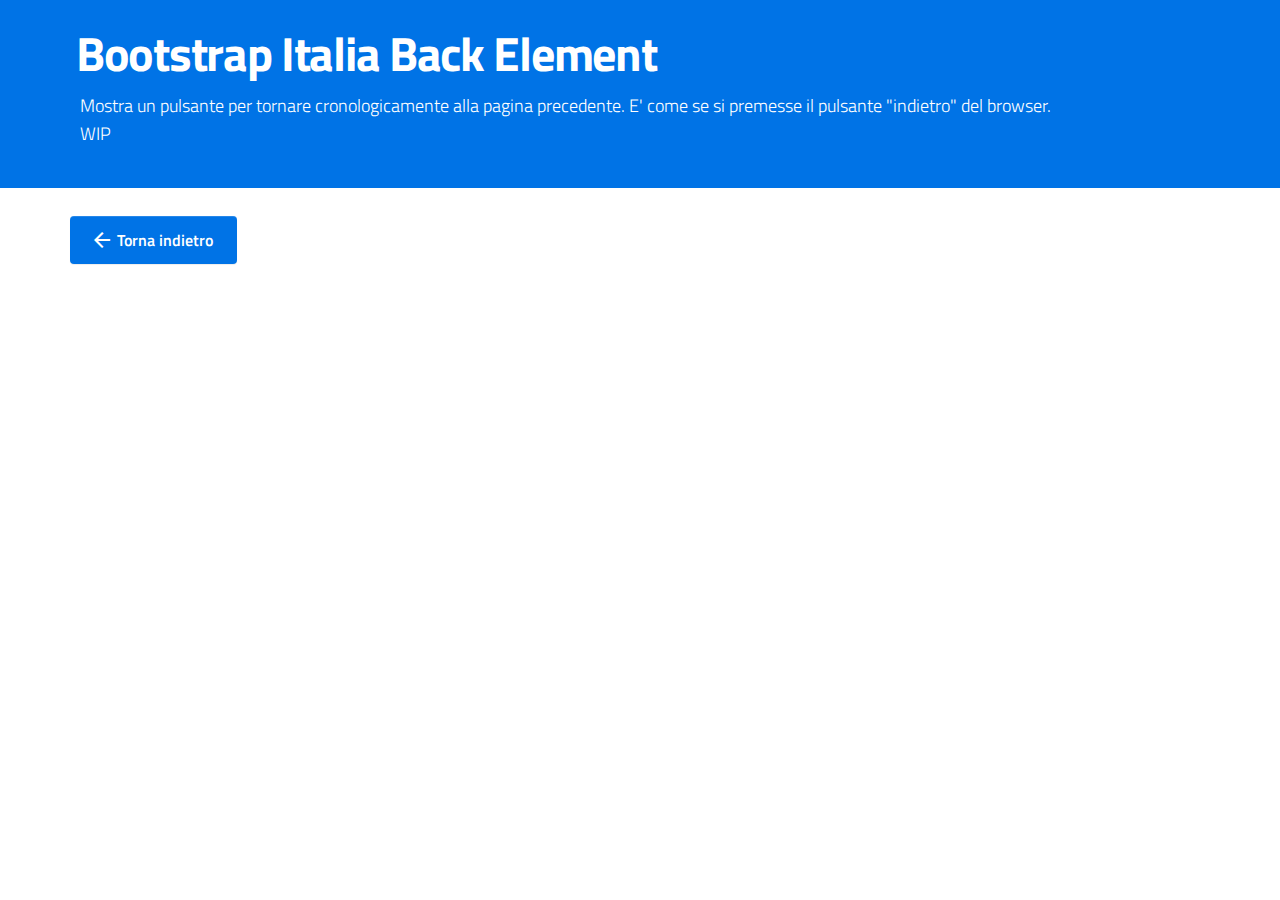
<file: back/index.html>
<!doctype html>
<html lang="en">
  <head>
    <!-- Required meta tags -->
    <meta charset="utf-8">
    <meta name="viewport" content="width=device-width, initial-scale=1, shrink-to-fit=no">

    <!-- Bootstrap Italia CSS -->
    <link rel="stylesheet" href="css/bootstrap-italia.min.css">
      <link rel="stylesheet" href="css/italia-icon-font.css">

    <title>Hello, world!</title>
  </head>
  <body>
    
      <header class="bg-primary">
      <div class="container text-white pt-4 pb-4">
        <h1>Bootstrap Italia Back Element</h1>
        <p class="m-0 ml-1">Mostra un pulsante per tornare cronologicamente alla pagina precedente. E' come se si premesse il pulsante "indietro" del browser.</p>
        <p class="ml-1 mb-3">WIP</p>
      </div>
    </header>
      
      <br />
      
      <div class="container">
          <div class="row">
              <button class="btn btn-primary" onclick="goBack()"><i class="it-arrow-left"></i> Torna indietro</button>
          </div>
      </div>
      
    <!-- Bootstrap Italia JS -->
    <script src="js/bootstrap-italia.bundle.min.js"></script>
      <script src="js/back.js"></script>
  </body>
</html>
</file>
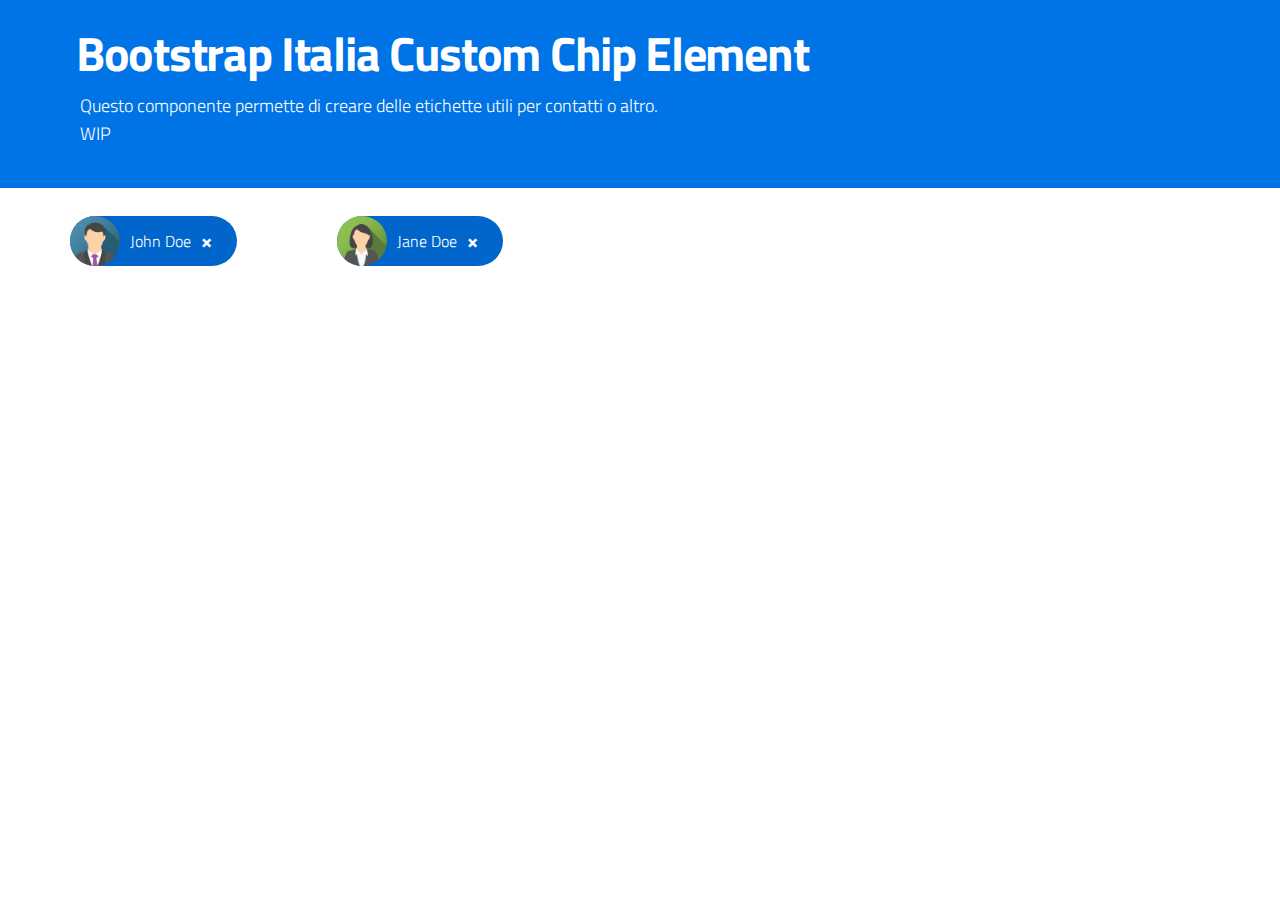
<file: chips/index.html>
<!doctype html>
<html lang="en">
  <head>
    <!-- Required meta tags -->
    <meta charset="utf-8">
    <meta name="viewport" content="width=device-width, initial-scale=1, shrink-to-fit=no">

    <!-- Bootstrap Italia CSS -->
    <link rel="stylesheet" href="css/bootstrap-italia.min.css">
      <link rel="stylesheet" href="css/chip.css">

    <title>Hello, world!</title>
  </head>
  <body>
    
      <header class="bg-primary">
      <div class="container text-white pt-4 pb-4">
        <h1>Bootstrap Italia Custom Chip Element</h1>
        <p class="m-0 ml-1">Questo componente permette di creare delle etichette utili per contatti o altro.</p>
        <p class="ml-1 mb-3">WIP</p>
      </div>
    </header>
      
      <br />
      
      <div class="container">
          <div class="row">
              <div class="chip">
  <img src="img/img_avatar.png" alt="Person" width="96" height="96">
  John Doe
                  <span class="closebtn" onclick="this.parentElement.style.display='none'">&times;</span>
</div>
              
              <div style="width: 100px;"></div>
              
              <div class="chip">
  <img src="img/img_avatar2.png" alt="Person" width="96" height="96">
  Jane Doe
                  <span class="closebtn" onclick="this.parentElement.style.display='none'">&times;</span>
</div>
          </div>
      </div>

    <!-- Bootstrap Italia JS -->
    <script src="js/bootstrap-italia.bundle.min.js"></script>
  </body>
</html>
</file>
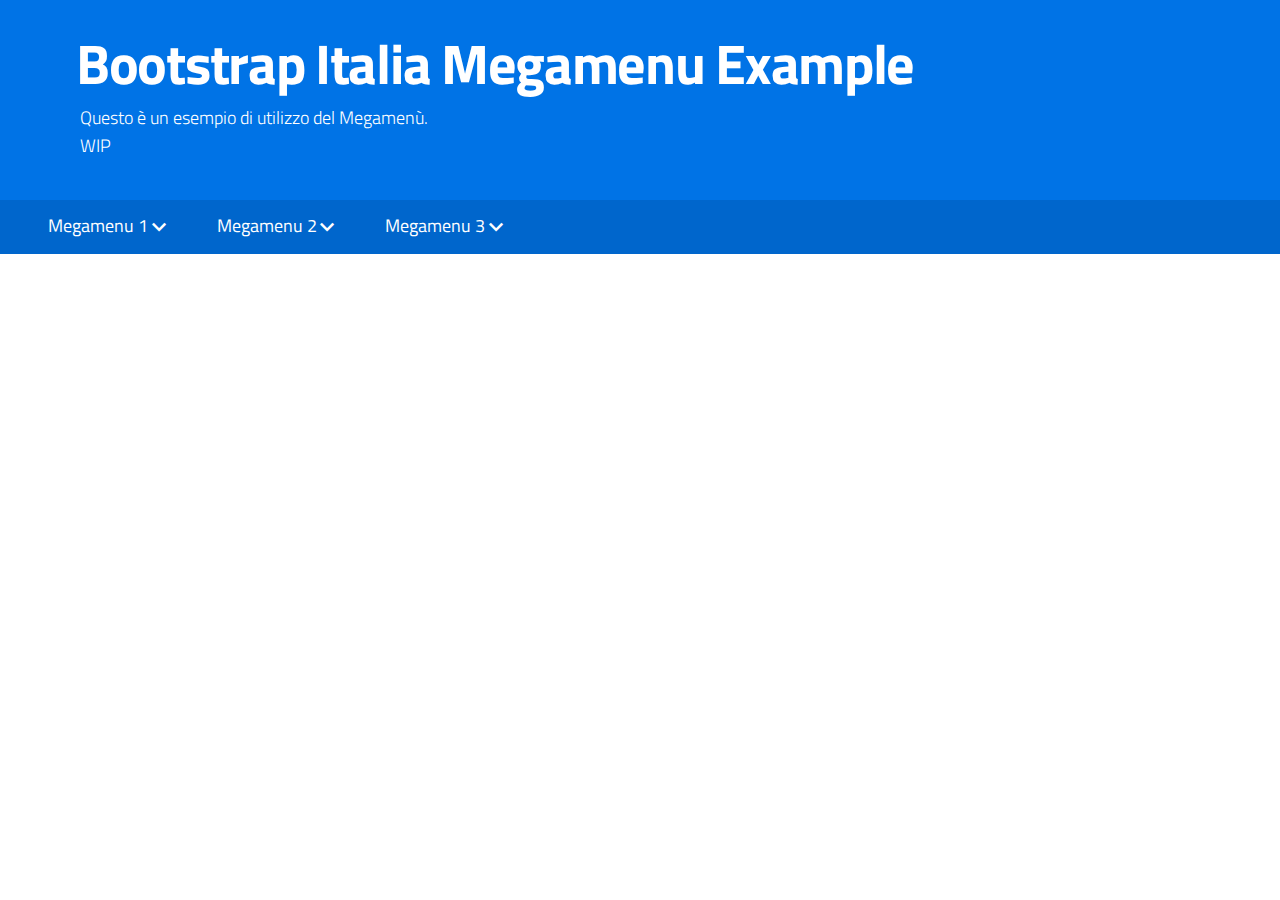
<file: megamenu/index.html>
<!doctype html>
<html lang="en">
  <head>
    <!-- Meta tags richiesti -->
    <meta charset="utf-8">
    <meta name="viewport" content="width=device-width, initial-scale=1, shrink-to-fit=no">

    <!-- Bootstrap Italia CSS -->
    <link rel="stylesheet" href="css/bootstrap-italia.min.css">
      <link rel="stylesheet" href="css/italia-icon-font.css">

    <title>Hello, world!</title>
  </head>
  <body>
      
      <header class="bg-primary">
      <div class="container text-white pt-4 pb-4">
        <h1 class="display-1 display-1 mb-0">Bootstrap Italia Megamenu Example</h1>
        <p class="m-0 ml-1">Questo è un esempio di utilizzo del Megamenù.</p>
        <p class="ml-1 mb-3">WIP</p>
      </div>
    </header>
      
      <nav class="navbar navbar-expand-lg megamenu"><span></span>
  <button class="custom-navbar-toggler" type="button" aria-controls="navbarNavC" aria-expanded="false" aria-label="Toggle navigation" data-target="#navbarNavC"><span class="it-list"></span>
  </button>
  <div class="navbar-collapsable" id="navbarNavC">
    <div class="close-div">
      <button class="btn close-menu" type="button"><span class="it-close"></span>close
      </button>
    </div>
    <div class="menu-wrapper">
      <ul class="navbar-nav">
        <li class="nav-item dropdown"><a class="nav-link dropdown-toggle" href="#" data-toggle="dropdown" aria-expanded="false"><span>Megamenu 1</span></a>
          <div class="dropdown-menu">
            <div class="link-list-wrapper">
              <ul class="link-list">
                <li>
                  <div class="container">
                      <div class="row">
                          <div class="col-4">
                              <p><a href="#"><h3 id="megamenu-content-1">Megamenu content 1</h3></a></p>
                              <p><a href="#">Lorem Ipsum</a></p>
                              <p>Lorem ipsum dolor sit amet, consectetur adipiscing elit. Aenean purus lacus, maximus a dolor vel, ornare rhoncus tortor. Etiam sed nisl ut felis tincidunt consequat.</p>
                          </div>
                          <div class="col-4">
                              <p><a href="#"><h3 id="megamenu-content-1">Megamenu content 1</h3></a></p>
                              <p><a href="#">Lorem Ipsum</a></p>
                              <p>Lorem ipsum dolor sit amet, consectetur adipiscing elit. Aenean purus lacus, maximus a dolor vel, ornare rhoncus tortor. Etiam sed nisl ut felis tincidunt consequat.</p>
                          </div>
                          <div class="col-4">
                              <p><a href="#"><h3 id="megamenu-content-1">Megamenu content 1</h3></a></p>
                              <p><a href="#">Lorem Ipsum</a></p>
                              <p>Lorem ipsum dolor sit amet, consectetur adipiscing elit. Aenean purus lacus, maximus a dolor vel, ornare rhoncus tortor. Etiam sed nisl ut felis tincidunt consequat.</p>
                          </div>
                      </div>
                      <div class="row">
                          <div class="col-4">
                              <p><a href="#"><h3 id="megamenu-content-1">Megamenu content 1</h3></a></p>
                              <p><a href="#">Lorem Ipsum</a></p>
                              <p>Lorem ipsum dolor sit amet, consectetur adipiscing elit. Aenean purus lacus, maximus a dolor vel, ornare rhoncus tortor. Etiam sed nisl ut felis tincidunt consequat.</p>
                          </div>
                          <div class="col-4">
                              <p><a href="#"><h3 id="megamenu-content-1">Megamenu content 1</h3></a></p>
                              <p><a href="#">Lorem Ipsum</a></p>
                              <p>Lorem ipsum dolor sit amet, consectetur adipiscing elit. Aenean purus lacus, maximus a dolor vel, ornare rhoncus tortor. Etiam sed nisl ut felis tincidunt consequat.</p>
                          </div>
                          <div class="col-4">
                              <p><a href="#"><h3 id="megamenu-content-1">Megamenu content 1</h3></a></p>
                              <p><a href="#">Lorem Ipsum</a></p>
                              <p>Lorem ipsum dolor sit amet, consectetur adipiscing elit. Aenean purus lacus, maximus a dolor vel, ornare rhoncus tortor. Etiam sed nisl ut felis tincidunt consequat.</p>
                          </div>
                      </div>
                  </div>
                </li>
              </ul>
            </div>
          </div>
        </li>
        <li class="nav-item dropdown"><a class="nav-link dropdown-toggle" href="#" data-toggle="dropdown" aria-expanded="false"><span>Megamenu 2</span></a>
          <div class="dropdown-menu">
            <div class="link-list-wrapper">
              <ul class="link-list">
                <li>
                  <div class="container">
                      <div class="row">
                          <div class="col-4">
                              <p><a href="#"><h3 id="megamenu-content-2">Megamenu content 2</h3></a></p>
                              <p><a href="#">Lorem Ipsum</a></p>
                              <div class="alert alert-success" role="alert">
  Questo è un alert di <em>success</em>!
</div>

<div class="alert alert-danger" role="alert">
  Questo è un alert di <em>danger</em>!
</div>

<div class="alert alert-warning" role="alert">
  Questo è un alert di <em>warning</em>!
</div>
                          </div>
                          <div class="col-4">
                              <p><a href="#"><h3 id="megamenu-content-2">Megamenu content 2</h3></a></p>
                              <p><a href="#">Lorem Ipsum</a></p>
                              <div class="alert alert-success" role="alert">
  Questo è un alert di <em>success</em>!
</div>

<div class="alert alert-danger" role="alert">
  Questo è un alert di <em>danger</em>!
</div>

<div class="alert alert-warning" role="alert">
  Questo è un alert di <em>warning</em>!
</div>
                          </div>
                          <div class="col-4">
                              <p><a href="#"><h3 id="megamenu-content-2">Megamenu content 2</h3></a></p>
                              <p><a href="#">Lorem Ipsum</a></p>
                              <div class="alert alert-success" role="alert">
  Questo è un alert di <em>success</em>!
</div>

<div class="alert alert-danger" role="alert">
  Questo è un alert di <em>danger</em>!
</div>

<div class="alert alert-warning" role="alert">
  Questo è un alert di <em>warning</em>!
</div>
                          </div>
                      </div>
                  </div>
                </li>
              </ul>
            </div>
          </div>
        </li>
        <li class="nav-item dropdown"><a class="nav-link dropdown-toggle" href="#" data-toggle="dropdown" aria-expanded="false"><span>Megamenu 3</span></a>
          <div class="dropdown-menu">
            <div class="link-list-wrapper">
              <ul class="link-list">
                <li>
                  <div class="container">
                      <div class="row">
                          <div class="col-4">
                              <p><a href="#"><h3 id="megamenu-content-3">Megamenu content 3</h3></a></p>
                              <p><a href="#">Lorem Ipsum</a></p>
                              <p><button type="button" class="btn btn-primary btn-lg">Primary Large</button>
<button type="button" class="btn btn-secondary btn-lg">Secondary Large</button></p>
                              
                          </div>
                          <div class="col-4">
                              <p><a href="#"><h3 id="megamenu-content-3">Megamenu content 3</h3></a></p>
                              <p><a href="#">Lorem Ipsum</a></p>
                              <p><button type="button" class="btn btn-primary btn-lg">Primary Large</button>
<button type="button" class="btn btn-secondary btn-lg">Secondary Large</button></p>
                              
                          </div>
                          <div class="col-4">
                              <p><a href="#"><h3 id="megamenu-content-3">Megamenu content 3</h3></a></p>
                              <p><a href="#">Lorem Ipsum</a></p>
                              <p><button type="button" class="btn btn-primary btn-lg">Primary Large</button>
<button type="button" class="btn btn-secondary btn-lg">Secondary Large</button></p>
                              
                          </div>
                      </div>
                  </div>
                </li>
              </ul>
            </div>
          </div>
        </li>
      </ul>
    </div>
  </div>
</nav>

    <!-- Inizializzazione dei JS di Bootstrap Italia, Popper e jQuery -->
    <script src="js/bootstrap-italia.bundle.min.js"></script>
  </body>
</html>
</file>
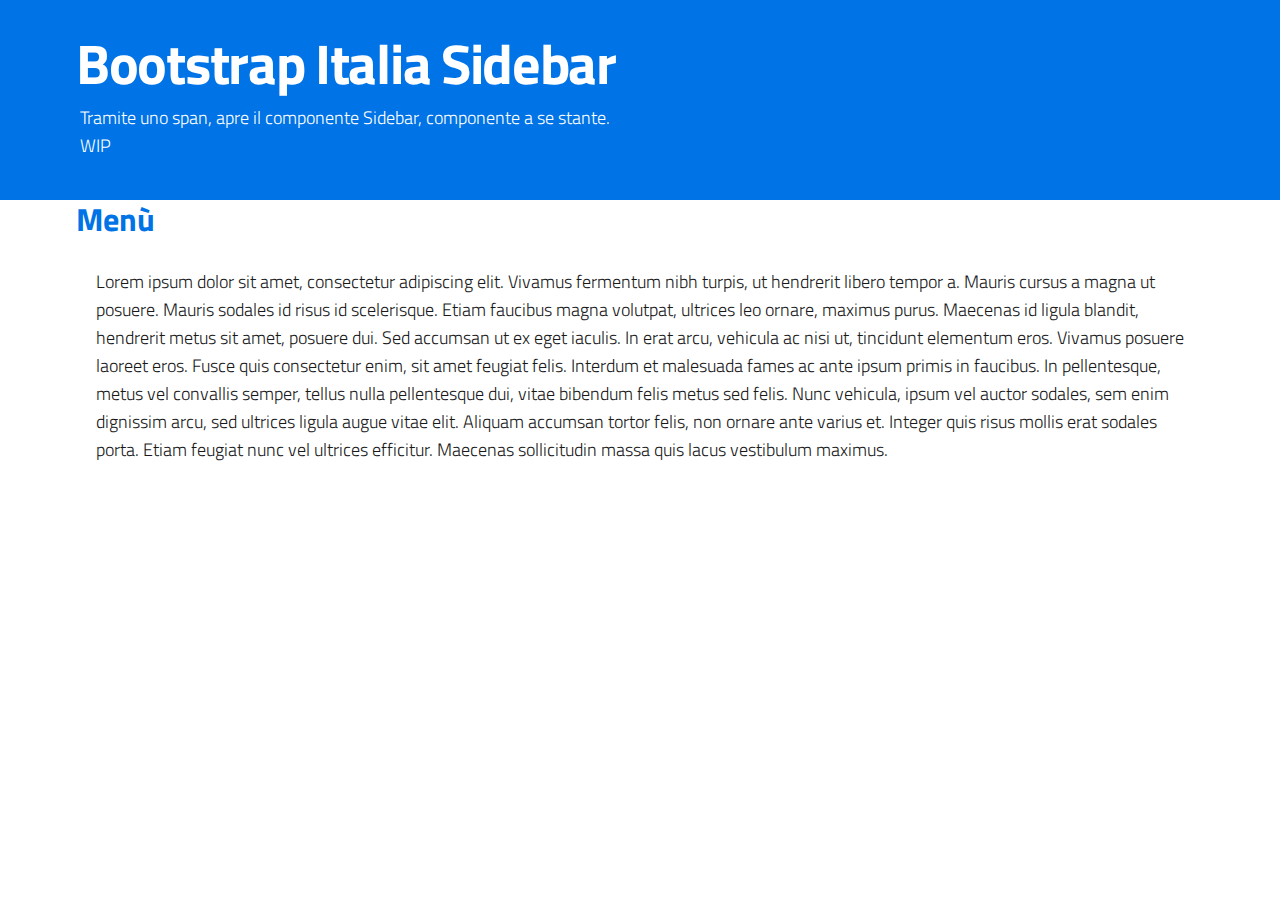
<file: sidebar/index.html>
<!doctype html>
<html lang="en">
  <head>
    <!-- Required meta tags -->
    <meta charset="utf-8">
    <meta name="viewport" content="width=device-width, initial-scale=1, shrink-to-fit=no">

    <!-- Bootstrap Italia CSS -->
      <link rel="stylesheet" href="css/italia-icon-font.css">
    <link rel="stylesheet" href="css/bootstrap-italia.min.css">
      <link rel="stylesheet" href="css/sidebar.css">

    <title>Hello, world!</title>
  </head>
  <body>
    
      <header class="bg-primary">
      <div class="container text-white pt-4 pb-4">
        <h1 class="display-1 display-1 mb-0">Bootstrap Italia Sidebar</h1>
        <p class="m-0 ml-1">Tramite uno span, apre il componente Sidebar, componente a se stante.</p>
        <p class="ml-1 mb-3">WIP</p>
      </div>
    </header>
      
      <div id="mySidenav" class="sidenav">
          <div style="background-image: url(img/1.jpg); height: 200px;">
          <div class="container text-white">
              <div class="col"></div>
              <div class="col"><img style="padding-top: 20px; width: 100px;" src="img/img_avatar.png"></div>
              <p>John Doe</p>
              <p>john.doe@doe.john</p>
          </div>
          </div>
  <a href="#"><i class="it-app"></i>Informazioni</a>
  <hr />
  <a href="#"><i class="it-calendar"></i>Eventi</a>
  <a href="#"><i class="it-comment"></i>Contatti</a>
  <a href="#"><i class="it-copy"></i>Documenti</a>
          <a href="javascript:void(0)" onclick="closeNav()">&times;</a>
</div>

      <div class="container">
      
<!-- Usa Qualsiasi elemento per aprire la Sidebar -->
<span onclick="openNav()"><a href="#"><h3>Menù</h3></a></span>

<!-- Aggiungi il contenuto della pagina dentro questo div se vuoi che venga spostato verso destra all'apertura della Sidebar. -->
<div id="main">
  Lorem ipsum dolor sit amet, consectetur adipiscing elit. Vivamus fermentum nibh turpis, ut hendrerit libero tempor a. Mauris cursus a magna ut posuere. Mauris sodales id risus id scelerisque. Etiam faucibus magna volutpat, ultrices leo ornare, maximus purus. Maecenas id ligula blandit, hendrerit metus sit amet, posuere dui. Sed accumsan ut ex eget iaculis. In erat arcu, vehicula ac nisi ut, tincidunt elementum eros. Vivamus posuere laoreet eros. Fusce quis consectetur enim, sit amet feugiat felis. Interdum et malesuada fames ac ante ipsum primis in faucibus. In pellentesque, metus vel convallis semper, tellus nulla pellentesque dui, vitae bibendum felis metus sed felis. Nunc vehicula, ipsum vel auctor sodales, sem enim dignissim arcu, sed ultrices ligula augue vitae elit. Aliquam accumsan tortor felis, non ornare ante varius et. Integer quis risus mollis erat sodales porta. Etiam feugiat nunc vel ultrices efficitur. Maecenas sollicitudin massa quis lacus vestibulum maximus.
</div>

          </div>
    <!-- Optional JavaScript -->
    <!-- Bootstrap Italia Bundle JS -->
    <script src="js/bootstrap-italia.bundle.min.js"></script>
      <script src="js/sidebar.js"></script>
  </body>
</html>
</file>
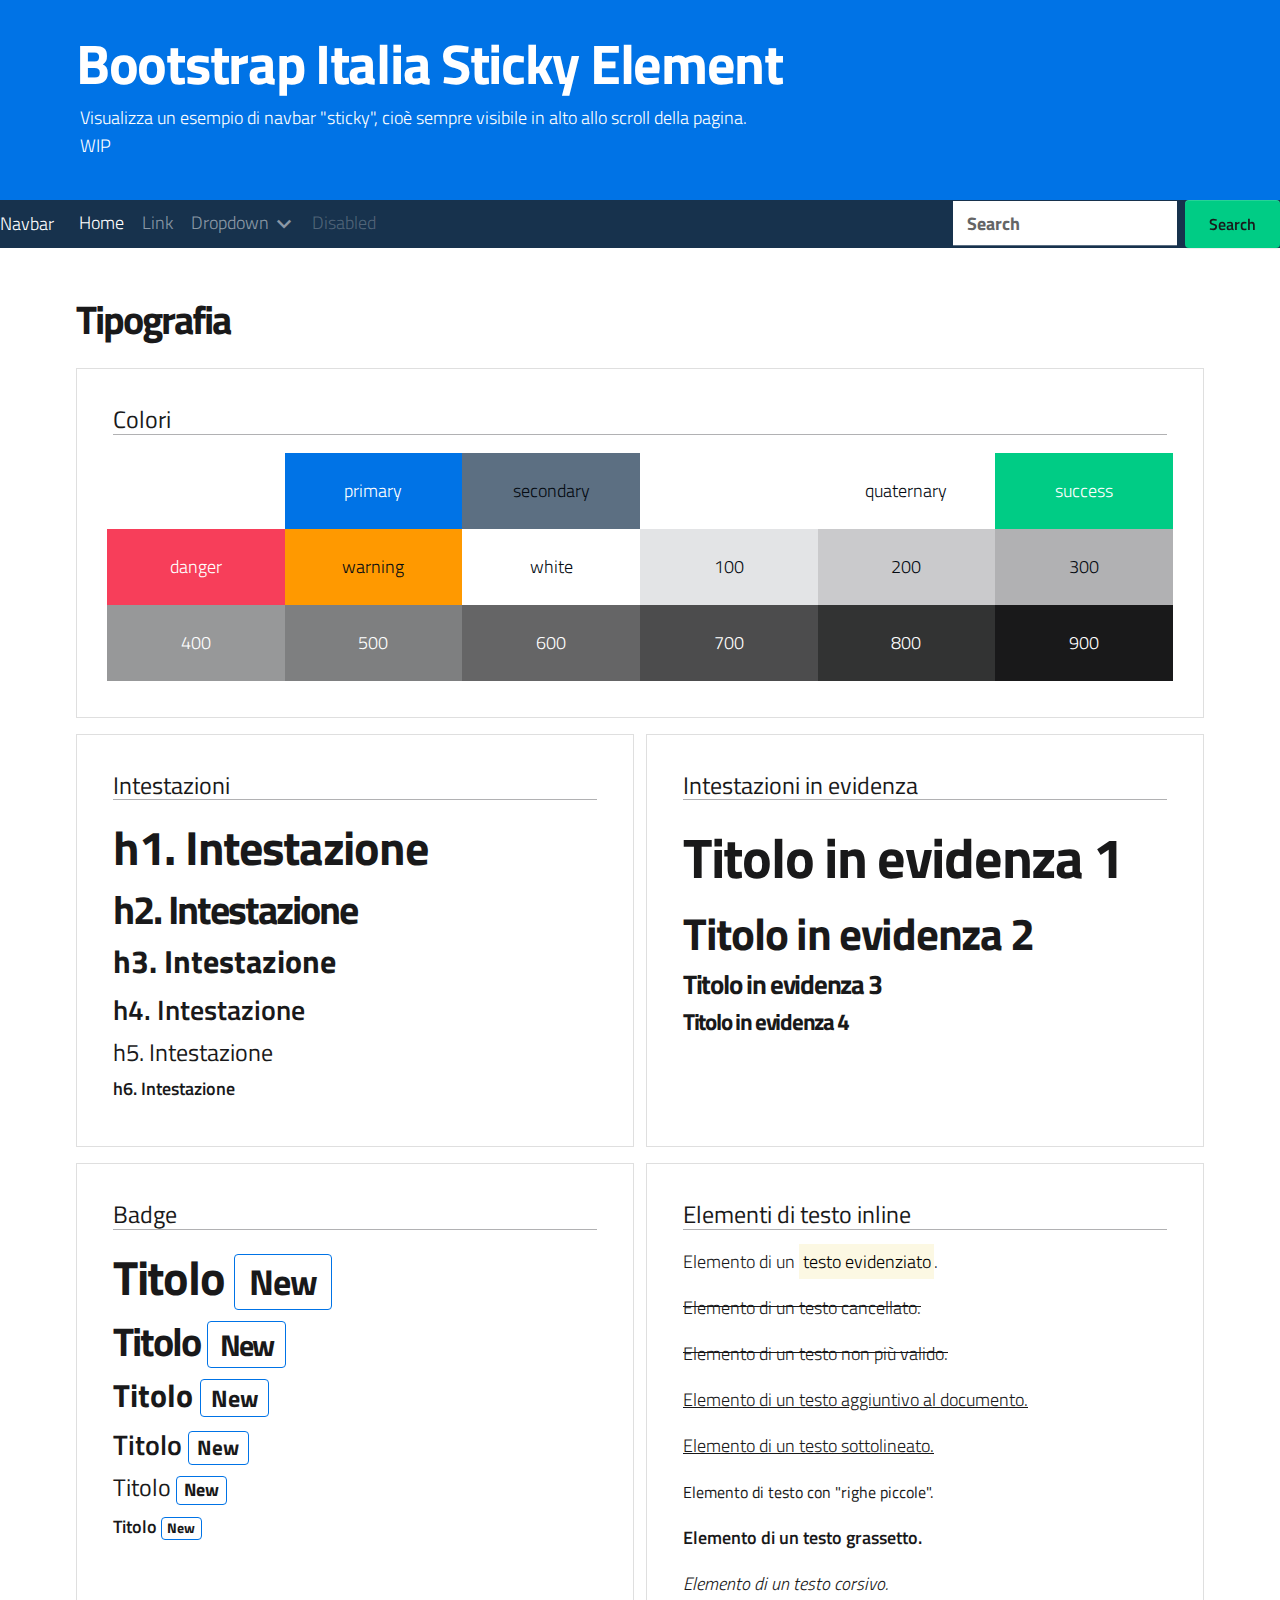
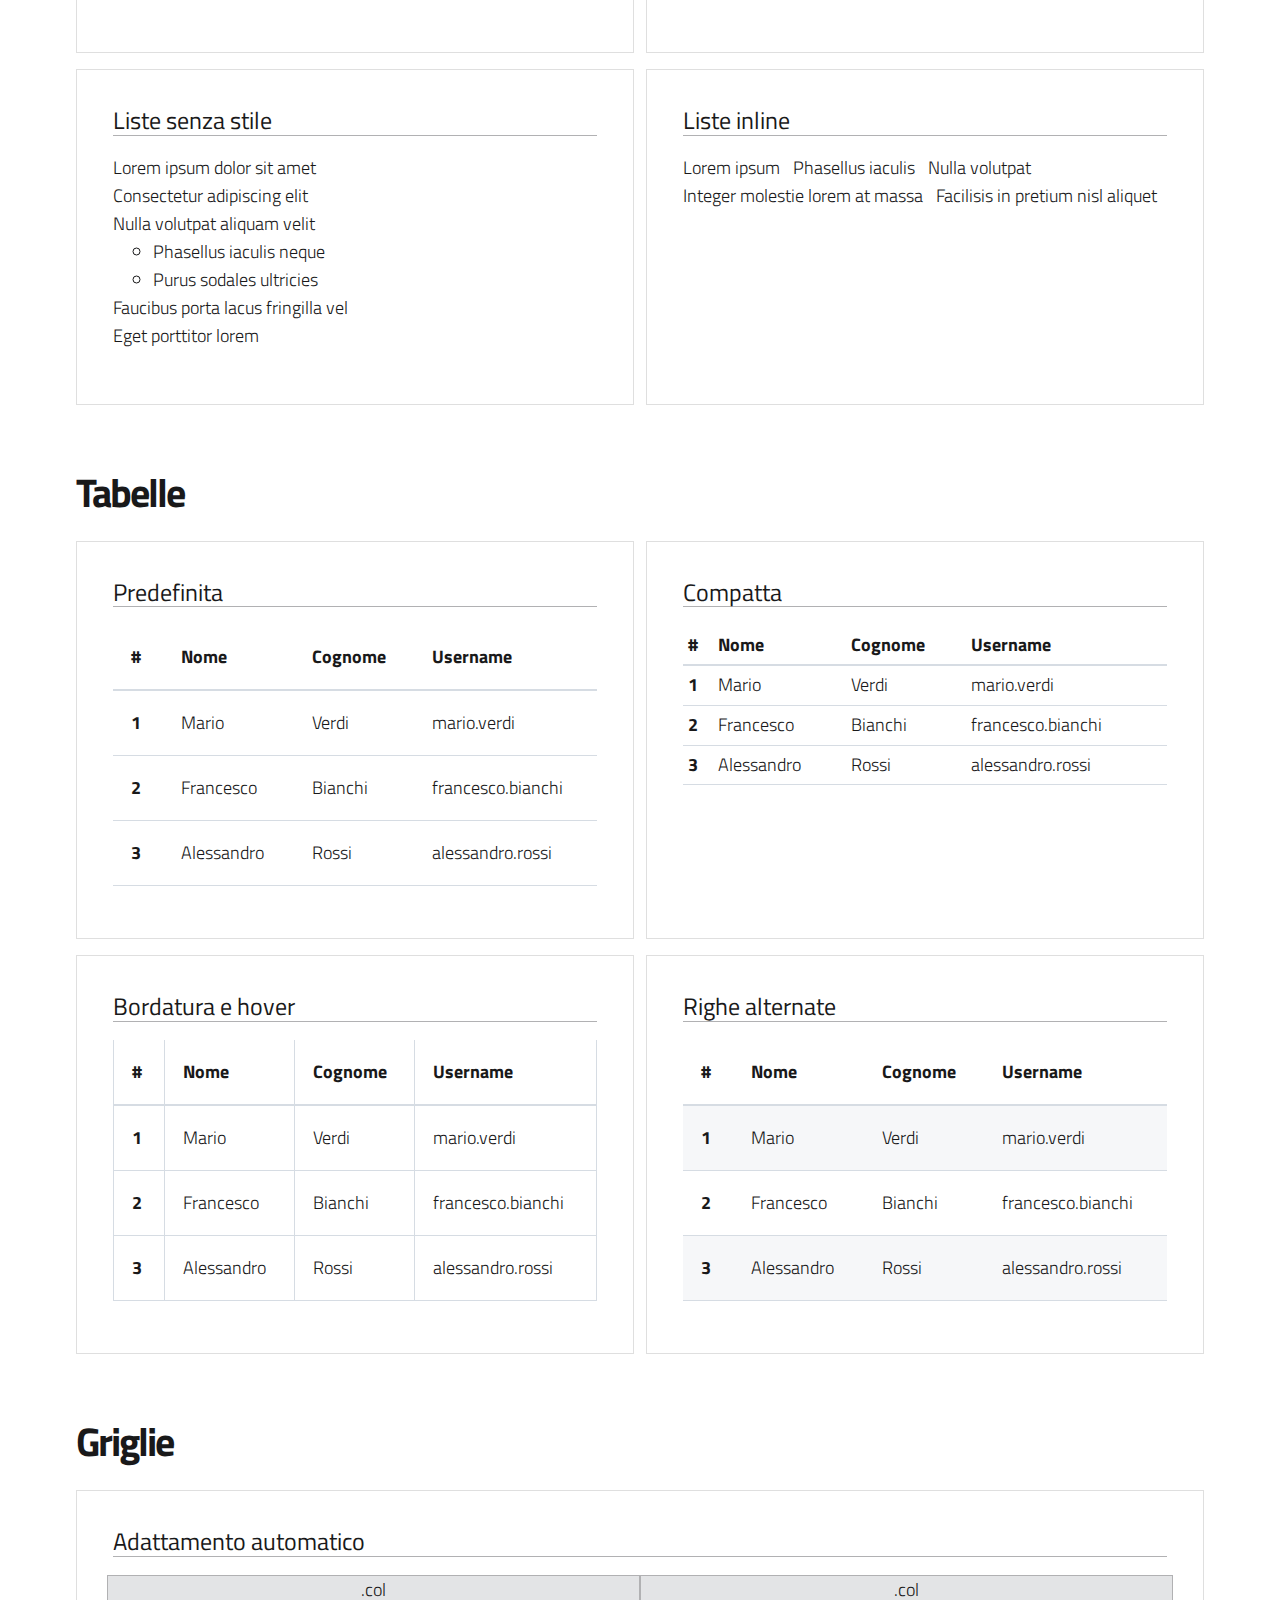
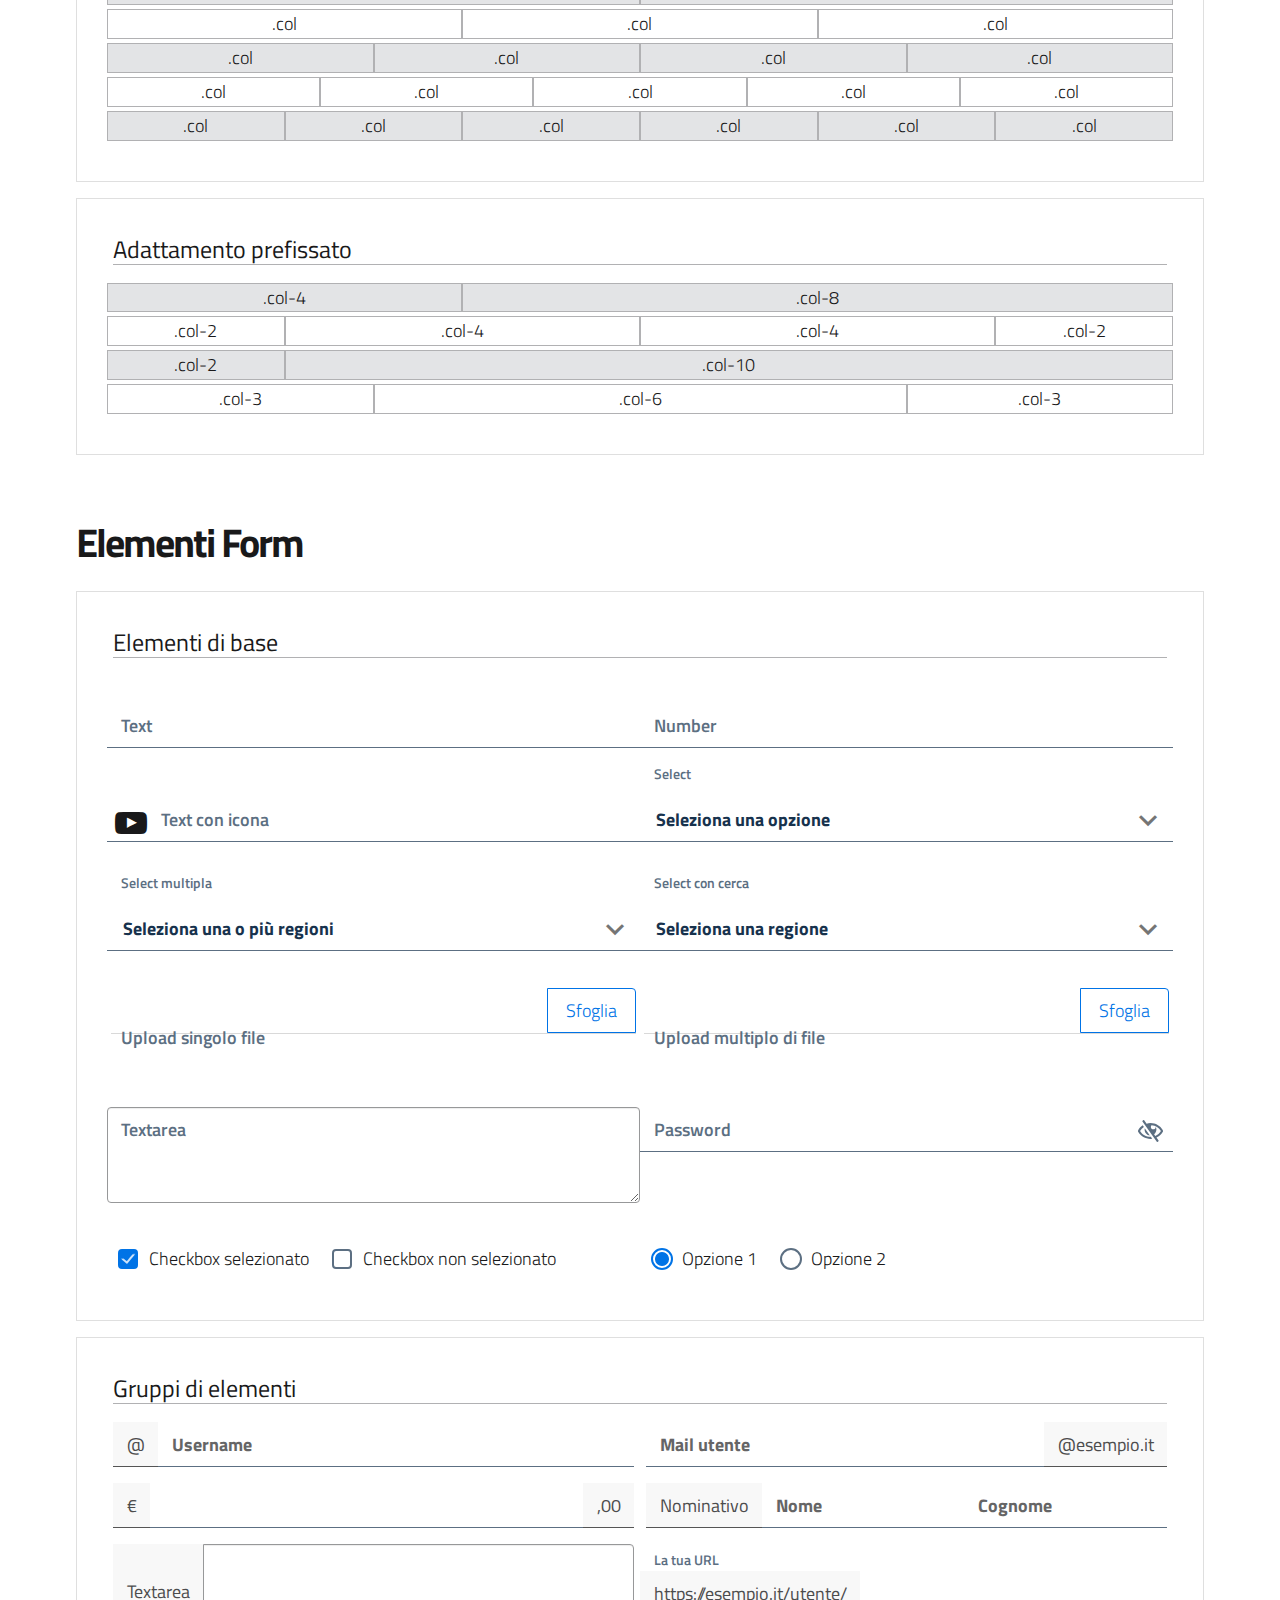
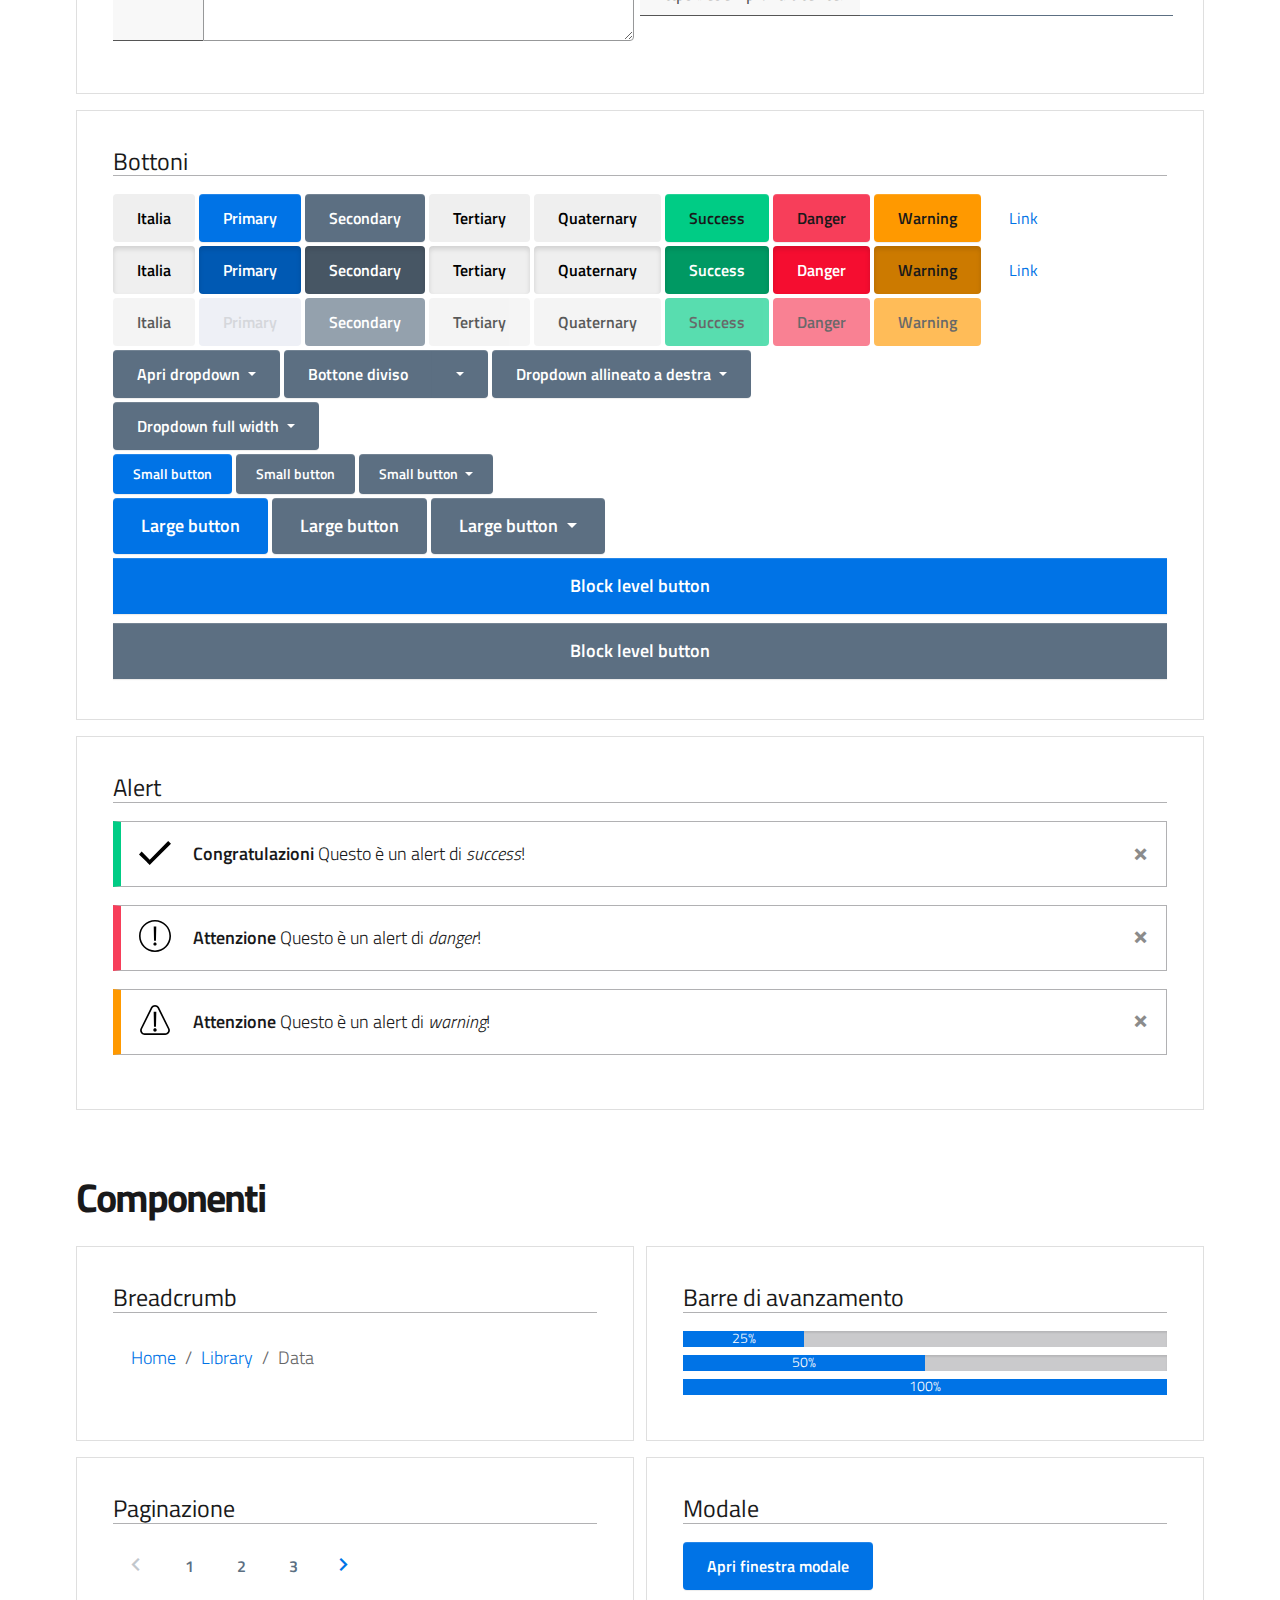
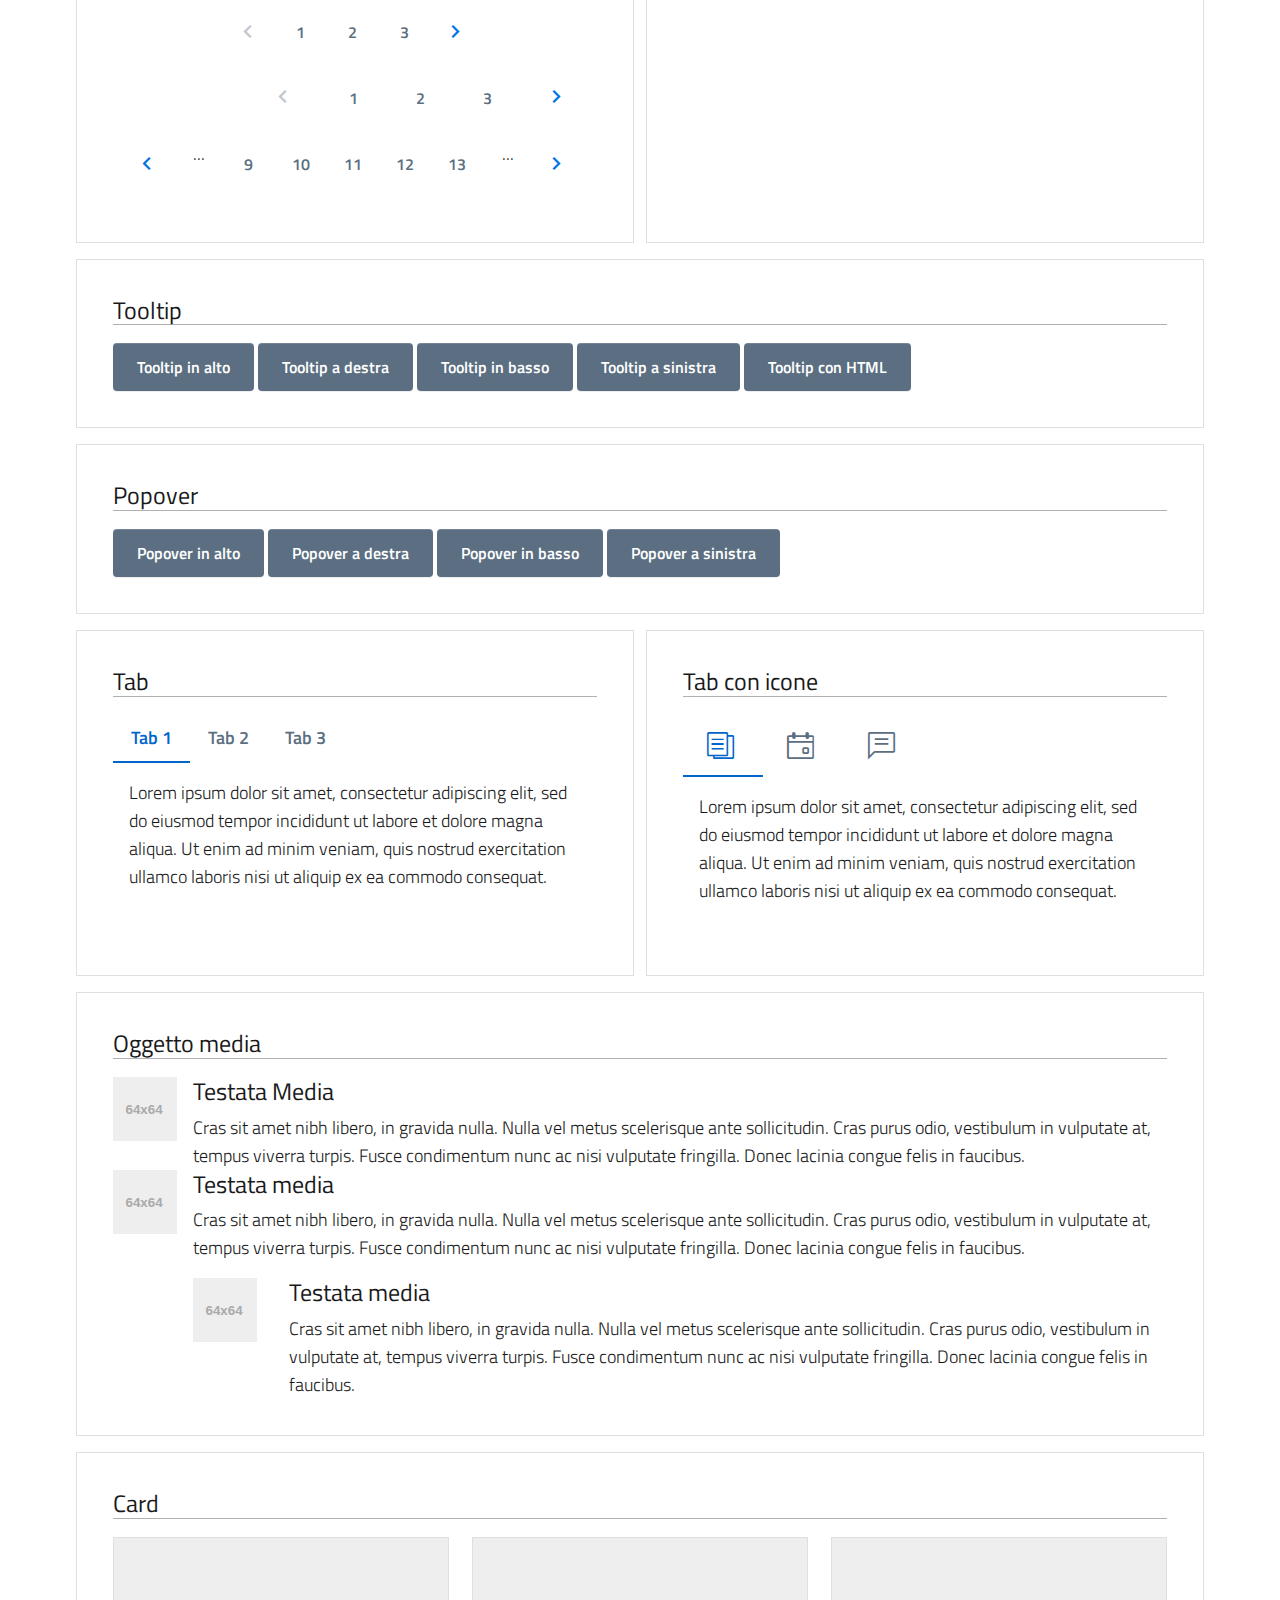
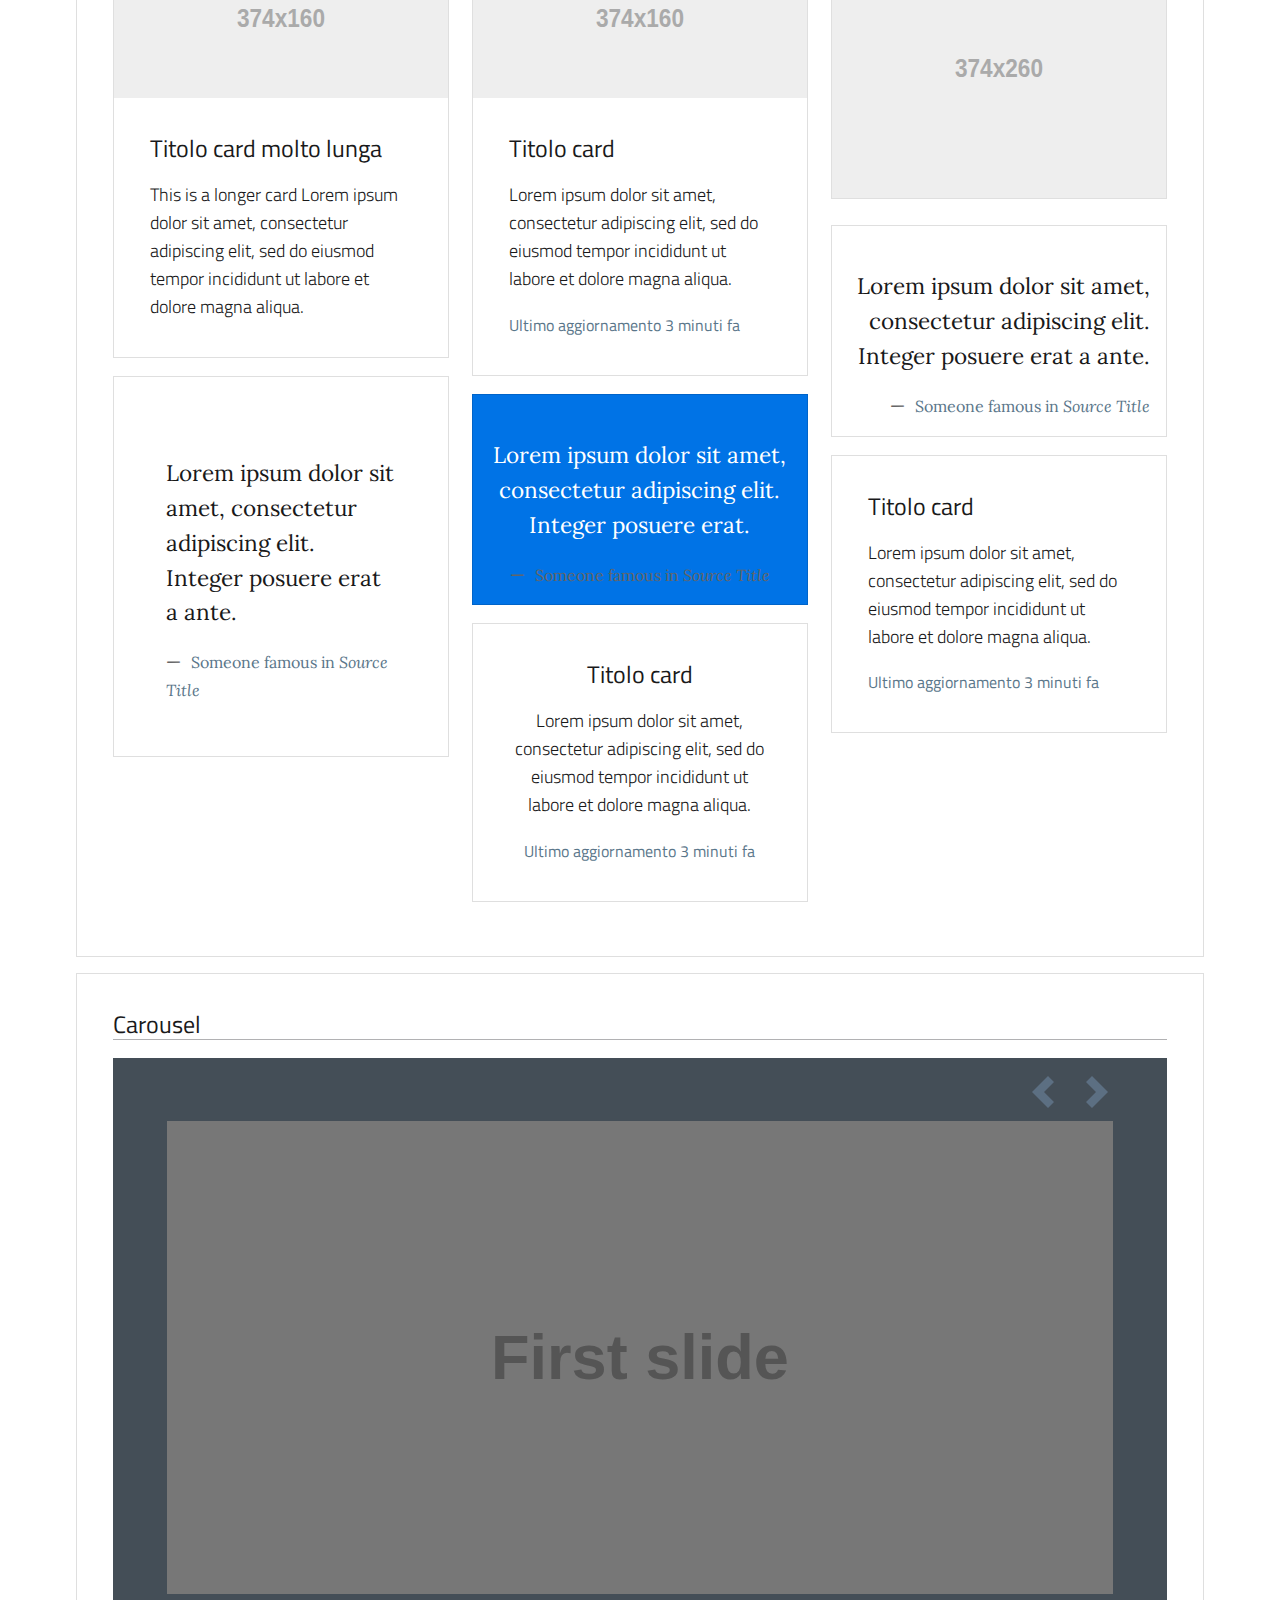
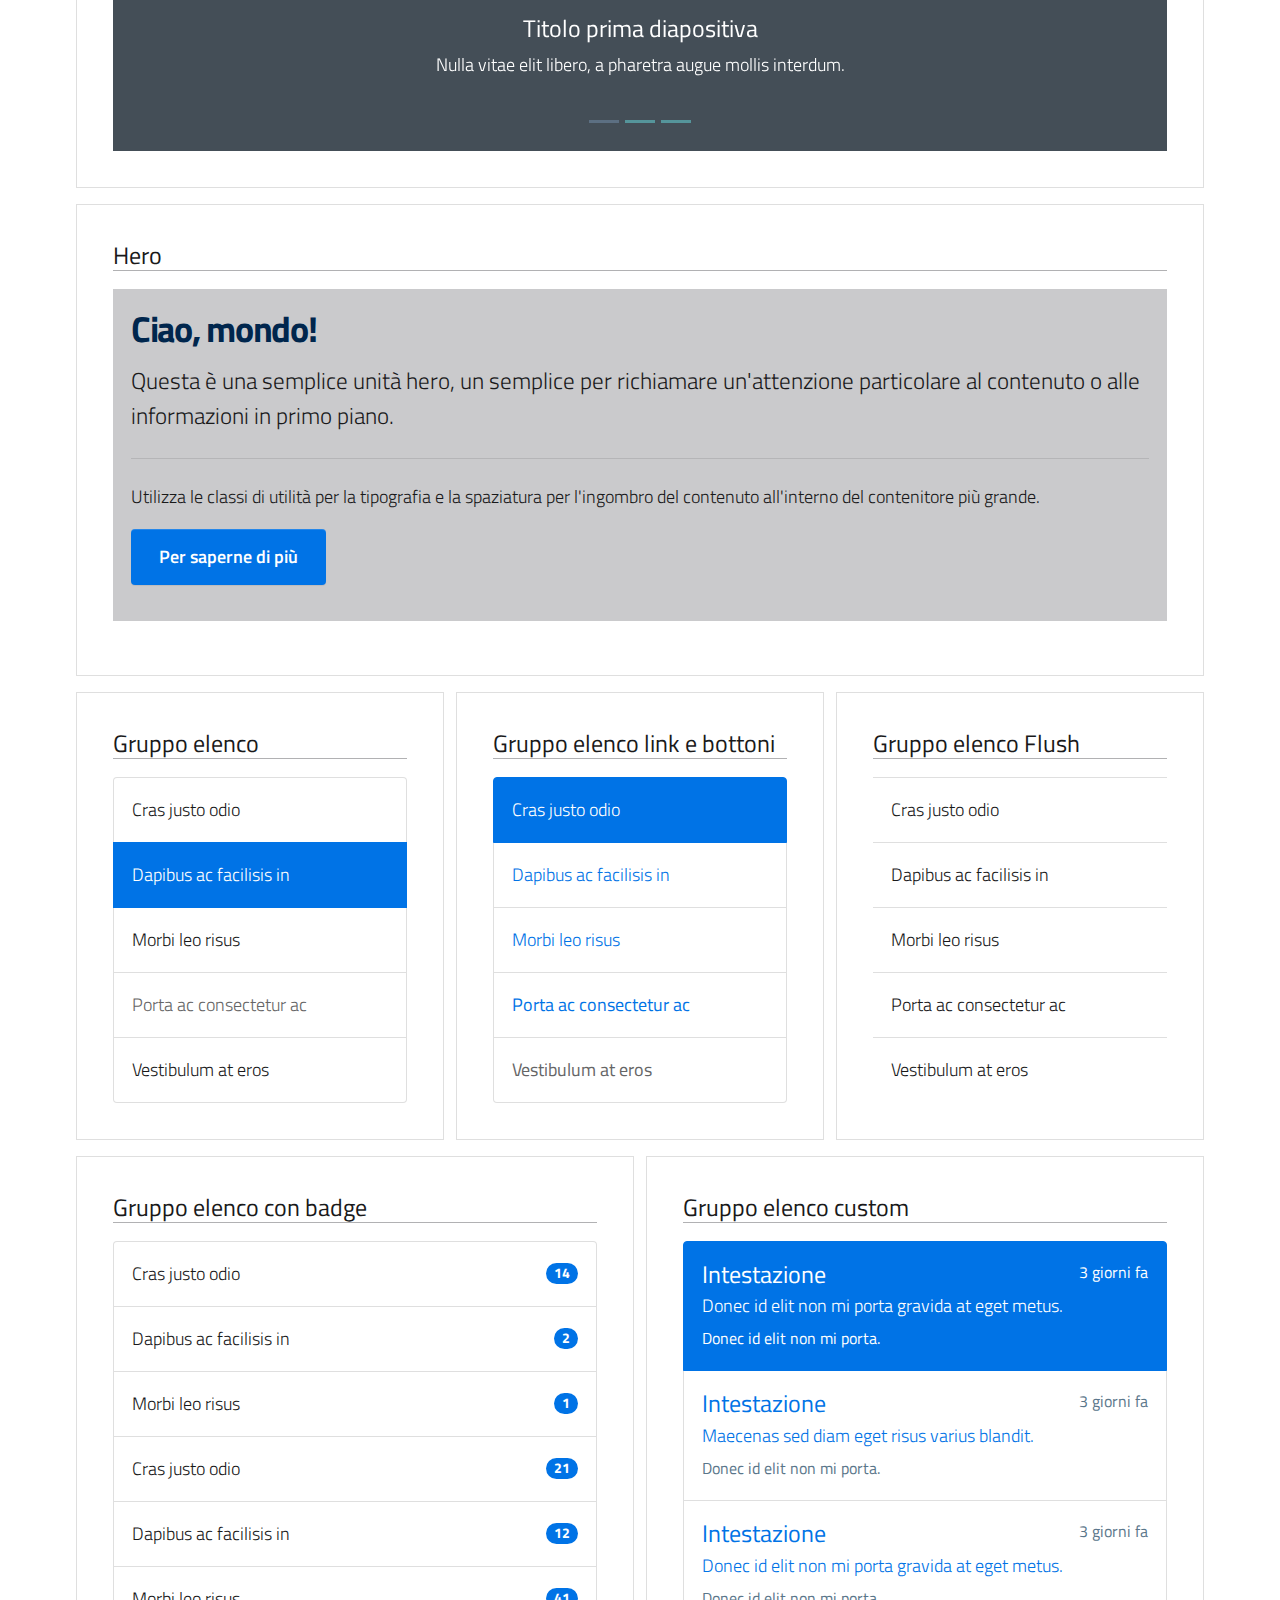
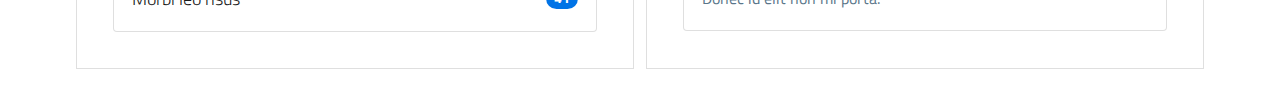
<file: Sticky/index.html>
<!doctype html>
<html lang="en">
  <head>
    <!-- Required meta tags -->
    <meta charset="utf-8">
    <meta name="viewport" content="width=device-width, initial-scale=1, shrink-to-fit=no">

    <!-- Bootstrap Italia CSS -->
    <link rel="stylesheet" href="css/bootstrap-italia.min.css">
      <link rel="stylesheet" href="css/italia-icon-font.css">

    <title>Hello, world!</title>
  </head>
  <body>
    
      <header class="bg-primary">
      <div class="container text-white pt-4 pb-4">
        <h1 class="display-1 display-1 mb-0">Bootstrap Italia Sticky Element</h1>
        <p class="m-0 ml-1">Visualizza un esempio di navbar "sticky", cioè sempre visibile in alto allo scroll della pagina.</p>
        <p class="ml-1 mb-3">WIP</p>
      </div>
    </header>
      
      <nav class="navbar navbar-expand-lg navbar-dark bg-dark sticky-top">
  <a class="navbar-brand" href="#">Navbar</a>
  <button class="navbar-toggler" type="button" data-toggle="collapse" data-target="#navbarSupportedContent" aria-controls="navbarSupportedContent" aria-expanded="false" aria-label="Toggle navigation">
    <span class="navbar-toggler-icon"></span>
  </button>

  <div class="collapse navbar-collapse" id="navbarSupportedContent">
    <ul class="navbar-nav mr-auto">
      <li class="nav-item active">
        <a class="nav-link" href="#">Home <span class="sr-only">(current)</span></a>
      </li>
      <li class="nav-item">
        <a class="nav-link" href="#">Link</a>
      </li>
      <li class="nav-item dropdown">
        <a class="nav-link dropdown-toggle" href="#" id="navbarDropdown" role="button" data-toggle="dropdown" aria-haspopup="true" aria-expanded="false">
          Dropdown
        </a>
        <div class="dropdown-menu" aria-labelledby="navbarDropdown">
          <a class="dropdown-item" href="#">Action</a>
          <a class="dropdown-item" href="#">Another action</a>
          <div class="dropdown-divider"></div>
          <a class="dropdown-item" href="#">Something else here</a>
        </div>
      </li>
      <li class="nav-item">
        <a class="nav-link disabled" href="#">Disabled</a>
      </li>
    </ul>
    <form class="form-inline my-2 my-lg-0">
      <input class="form-control mr-sm-2" type="search" placeholder="Search" aria-label="Search">
      <button class="btn btn-success my-2 my-sm-0" type="submit">Search</button>
    </form>
  </div>
</nav>
      
      <div class="container">
      <section>
        <h2 id="tipografia" class="pt-5 pb-3">Tipografia</h2>
        <div class="card mb-3">
          <div class="card-body">
            <h5 class="card-title border-bottom border-italia">Colori</h5>
            <div class="row">
              <div class="pt-sm-4 pb-sm-4 text-center col-sm-2 bg-italia text-white">italia</div>
              <div class="pt-sm-4 pb-sm-4 text-center col-sm-2 bg-primary text-white">primary</div>
              <div class="pt-sm-4 pb-sm-4 text-center col-sm-2 bg-secondary text-dark">secondary</div>
              <div class="pt-sm-4 pb-sm-4 text-center col-sm-2 bg-tertiary text-white">tertiary</div>
              <div class="pt-sm-4 pb-sm-4 text-center col-sm-2 bg-quaternary text-dark">quaternary</div>
              <div class="pt-sm-4 pb-sm-4 text-center col-sm-2 bg-success text-white">success</div>
              <div class="pt-sm-4 pb-sm-4 text-center col-sm-2 bg-danger text-white">danger</div>
              <div class="pt-sm-4 pb-sm-4 text-center col-sm-2 bg-warning text-dark">warning</div>
              <div class="pt-sm-4 pb-sm-4 text-center col-sm-2 bg-white text-dark">white</div>
              <div class="pt-sm-4 pb-sm-4 text-center col-sm-2 bg-100 text-dark">100</div>
              <div class="pt-sm-4 pb-sm-4 text-center col-sm-2 bg-200 text-dark">200</div>
              <div class="pt-sm-4 pb-sm-4 text-center col-sm-2 bg-300 text-dark">300</div>
              <div class="pt-sm-4 pb-sm-4 text-center col-sm-2 bg-400 text-white">400</div>
              <div class="pt-sm-4 pb-sm-4 text-center col-sm-2 bg-500 text-white">500</div>
              <div class="pt-sm-4 pb-sm-4 text-center col-sm-2 bg-600 text-white">600</div>
              <div class="pt-sm-4 pb-sm-4 text-center col-sm-2 bg-700 text-white">700</div>
              <div class="pt-sm-4 pb-sm-4 text-center col-sm-2 bg-800 text-white">800</div>
              <div class="pt-sm-4 pb-sm-4 text-center col-sm-2 bg-900 text-white">900</div>
            </div>
          </div>
        </div>

        <div class="card-deck">
          <div class="card mb-3">
            <div class="card-body">
              <h5 class="card-title border-bottom border-italia">Intestazioni</h5>
              <div class="card-text">
                <h1>h1. Intestazione</h1>
                <h2>h2. Intestazione</h2>
                <h3>h3. Intestazione</h3>
                <h4>h4. Intestazione</h4>
                <h5>h5. Intestazione</h5>
                <h6>h6. Intestazione</h6>
              </div>
            </div>
          </div>
          <div class="card mb-3">
            <div class="card-body">
              <h5 class="card-title border-bottom border-italia">Intestazioni in evidenza</h5>
              <div class="card-text">
                <h1 class="display-1">Titolo in evidenza 1</h1>
                <h1 class="display-2">Titolo in evidenza 2</h1>
                <h1 class="display-3">Titolo in evidenza 3</h1>
                <h1 class="display-4">Titolo in evidenza 4</h1>
              </div>
            </div>
          </div>
        </div>

        <div class="card-deck">
          <div class="card mb-3">
            <div class="card-body">
              <h5 class="card-title border-bottom border-italia">Badge</h5>
              <div class="card-text">
                <h1>Titolo <span class="badge border border-primary">New</span></h1>
                <h2>Titolo <span class="badge border border-primary">New</span></h2>
                <h3>Titolo <span class="badge border border-primary">New</span></h3>
                <h4>Titolo <span class="badge border border-primary">New</span></h4>
                <h5>Titolo <span class="badge border border-primary">New</span></h5>
                <h6>Titolo <span class="badge border border-primary">New</span></h6>
              </div>
            </div>
          </div>

          <div class="card mb-3">
            <div class="card-body">
              <h5 class="card-title border-bottom border-italia">Elementi di testo inline</h5>
              <div class="card-text">
                <p>Elemento di un <mark>testo evidenziato</mark>.</p>
                <p><del>Elemento di un testo cancellato.</del></p>
                <p><s>Elemento di un testo non più valido.</s></p>
                <p><ins>Elemento di un testo aggiuntivo al documento.</ins></p>
                <p><u>Elemento di un testo sottolineato.</u></p>
                <p><small>Elemento di testo con "righe piccole".</small></p>
                <p><strong>Elemento di un testo grassetto.</strong></p>
                <p><em>Elemento di un testo corsivo.</em></p>
              </div>
            </div>
          </div>
        </div>

        <div class="card-deck">
          <div class="card mb-3">
            <div class="card-body">
              <h5 class="card-title border-bottom border-italia">Liste senza stile</h5>
              <div class="card-text">
                <ul class="list-unstyled">
                  <li>Lorem ipsum dolor sit amet</li>
                  <li>Consectetur adipiscing elit</li>
                  <li>Nulla volutpat aliquam velit
                    <ul>
                      <li>Phasellus iaculis neque</li>
                      <li>Purus sodales ultricies</li>
                    </ul>
                  </li>
                  <li>Faucibus porta lacus fringilla vel</li>
                  <li>Eget porttitor lorem</li>
                </ul>
              </div>
            </div>
          </div>
          <div class="card mb-3">
            <div class="card-body">
              <h5 class="card-title border-bottom border-italia">Liste inline</h5>
              <div class="card-text">
                <ul class="list-inline">
                  <li class="list-inline-item">Lorem ipsum</li>
                  <li class="list-inline-item">Phasellus iaculis</li>
                  <li class="list-inline-item">Nulla volutpat</li>
                  <li class="list-inline-item">Integer molestie lorem at massa</li>
                  <li class="list-inline-item">Facilisis in pretium nisl aliquet</li>
                </ul>
              </div>
            </div>
          </div>
        </div>
      </section>

      <section>
        <h2 id="tabelle" class="pt-5 pb-3">Tabelle</h2>
        <div class="card-deck">
          <div class="card mb-3">
            <div class="card-body">
              <h5 class="card-title border-bottom border-italia">Predefinita</h5>
              <div class="table-responsive">
                <table class="table">
                  <thead>
                    <tr>
                      <th scope="col">#</th>
                      <th scope="col">Nome</th>
                      <th scope="col">Cognome</th>
                      <th scope="col">Username</th>
                    </tr>
                  </thead>
                  <tbody>
                    <tr>
                      <th scope="row">1</th>
                      <td>Mario</td>
                      <td>Verdi</td>
                      <td>mario.verdi</td>
                    </tr>
                    <tr>
                      <th scope="row">2</th>
                      <td>Francesco</td>
                      <td>Bianchi</td>
                      <td>francesco.bianchi</td>
                    </tr>
                    <tr>
                      <th scope="row">3</th>
                      <td>Alessandro</td>
                      <td>Rossi</td>
                      <td>alessandro.rossi</td>
                    </tr>
                  </tbody>
                </table>
              </div>
            </div>
          </div>
          <div class="card mb-3">
            <div class="card-body">
              <h5 class="card-title border-bottom border-italia">Compatta</h5>
              <div class="table-responsive">
                <table class="table table-sm">
                  <thead>
                    <tr>
                      <th scope="col">#</th>
                      <th scope="col">Nome</th>
                      <th scope="col">Cognome</th>
                      <th scope="col">Username</th>
                    </tr>
                  </thead>
                  <tbody>
                    <tr>
                      <th scope="row">1</th>
                      <td>Mario</td>
                      <td>Verdi</td>
                      <td>mario.verdi</td>
                    </tr>
                    <tr>
                      <th scope="row">2</th>
                      <td>Francesco</td>
                      <td>Bianchi</td>
                      <td>francesco.bianchi</td>
                    </tr>
                    <tr>
                      <th scope="row">3</th>
                      <td>Alessandro</td>
                      <td>Rossi</td>
                      <td>alessandro.rossi</td>
                    </tr>
                  </tbody>
                </table>
              </div>
            </div>
          </div>
        </div>

        <div class="card-deck">
          <div class="card mb-3">
            <div class="card-body">
              <h5 class="card-title border-bottom border-italia">Bordatura e hover</h5>
              <div class="table-responsive">
                <table class="table table-bordered table-hover">
                  <thead>
                    <tr>
                      <th scope="col">#</th>
                      <th scope="col">Nome</th>
                      <th scope="col">Cognome</th>
                      <th scope="col">Username</th>
                    </tr>
                  </thead>
                  <tbody>
                    <tr>
                      <th scope="row">1</th>
                      <td>Mario</td>
                      <td>Verdi</td>
                      <td>mario.verdi</td>
                    </tr>
                    <tr>
                      <th scope="row">2</th>
                      <td>Francesco</td>
                      <td>Bianchi</td>
                      <td>francesco.bianchi</td>
                    </tr>
                    <tr>
                      <th scope="row">3</th>
                      <td>Alessandro</td>
                      <td>Rossi</td>
                      <td>alessandro.rossi</td>
                    </tr>
                  </tbody>
                </table>
              </div>
            </div>
          </div>
          <div class="card mb-3">
            <div class="card-body">
              <h5 class="card-title border-bottom border-italia">Righe alternate</h5>
              <div class="table-responsive">
                <table class="table table-striped">
                  <thead>
                    <tr>
                      <th scope="col">#</th>
                      <th scope="col">Nome</th>
                      <th scope="col">Cognome</th>
                      <th scope="col">Username</th>
                    </tr>
                  </thead>
                  <tbody>
                    <tr>
                      <th scope="row">1</th>
                      <td>Mario</td>
                      <td>Verdi</td>
                      <td>mario.verdi</td>
                    </tr>
                    <tr>
                      <th scope="row">2</th>
                      <td>Francesco</td>
                      <td>Bianchi</td>
                      <td>francesco.bianchi</td>
                    </tr>
                    <tr>
                      <th scope="row">3</th>
                      <td>Alessandro</td>
                      <td>Rossi</td>
                      <td>alessandro.rossi</td>
                    </tr>
                  </tbody>
                </table>
              </div>
            </div>
          </div>
        </div>
      </section>

      <section>
        <h2 id="griglie" class="pt-5 pb-3">Griglie</h2>
        <div class="card mb-3">
          <div class="card-body">
            <h5 class="card-title border-bottom border-italia">Adattamento automatico</h5>
            <div class="row bg-100 mb-1">
              <div class="col border text-center">
                .col
              </div>
              <div class="col border text-center">
                .col
              </div>
            </div>
            <div class="row mb-1">
              <div class="col border text-center">
                .col
              </div>
              <div class="col border text-center">
                .col
              </div>
              <div class="col border text-center">
                .col
              </div>
            </div>
            <div class="row bg-100 mb-1">
              <div class="col border text-center">
                .col
              </div>
              <div class="col border text-center">
                .col
              </div>
              <div class="col border text-center">
                .col
              </div>
              <div class="col border text-center">
                .col
              </div>
            </div>
            <div class="row mb-1">
              <div class="col border text-center">
                .col
              </div>
              <div class="col border text-center">
                .col
              </div>
              <div class="col border text-center">
                .col
              </div>
              <div class="col border text-center">
                .col
              </div>
              <div class="col border text-center">
                .col
              </div>
            </div>
            <div class="row bg-100 mb-1">
              <div class="col border text-center">
                .col
              </div>
              <div class="col border text-center">
                .col
              </div>
              <div class="col border text-center">
                .col
              </div>
              <div class="col border text-center">
                .col
              </div>
              <div class="col border text-center">
                .col
              </div>
              <div class="col border text-center">
                .col
              </div>
            </div>
          </div>
        </div>

        <div class="card mb-3">
          <div class="card-body">
            <h5 class="card-title border-bottom border-italia">Adattamento prefissato</h5>
            <div class="row bg-100 mb-1">
              <div class="col-4 border text-center">
                .col-4
              </div>
              <div class="col-8 border text-center">
                .col-8
              </div>
            </div>
            <div class="row mb-1">
              <div class="col-2 border text-center">
                .col-2
              </div>
              <div class="col-4 border text-center">
                .col-4
              </div>
              <div class="col-4 border text-center">
                .col-4
              </div>
              <div class="col-2 border text-center">
                .col-2
              </div>
            </div>
            <div class="row bg-100 mb-1">
              <div class="col-2 border text-center">
                .col-2
              </div>
              <div class="col-10 border text-center">
                .col-10
              </div>
            </div>
            <div class="row mb-1">
              <div class="col-3 border text-center">
                .col-3
              </div>
              <div class="col-6 border text-center">
                .col-6
              </div>
              <div class="col-3 border text-center">
                .col-3
              </div>
            </div>

          </div>
        </div>



      </section>

      <section>
        <h2 id="form" class="pt-5 pb-3">Elementi Form</h2>
        <div class="card mb-3">
          <div class="card-body">
            <h5 class="card-title border-bottom border-italia">Elementi di base</h5>
            <form>
              <div class="row">
                <div class="form-group col-sm-6">
                  <input type="text" class="form-control" id="exampleInputText">
                  <label for="exampleInputText">Text</label>
                </div>
                <div class="form-group col-sm-6">
                  <input type="number" class="form-control" id="exampleInputNumber">
                  <label for="exampleInputNumber">Number</label>
                </div>
                <div class="form-group col-sm-6">
                  <i class="ico-prefix it-youtube"></i>
                  <input class="form-control" type="text" id="videoYoutube">
                  <label for="videoYoutube">Text con icona</label>
                </div>
                <div class="form-group col-sm-6">
                  <select class="custom-select">
                    <option value="" disabled selected>Seleziona una opzione</option>
                    <option value="1">Opzione 1</option>
                    <option value="2">Opzione 2</option>
                    <option value="3">Opzione 3</option>
                  </select>
                  <label>Select</label>
                </div>
                <div class="form-group col-sm-6">
                  <select class="custom-select" multiple>
                    <option value="" disabled selected>Seleziona una o più regioni</option>
                    <option value="1">Abruzzo</option>
                    <option value="2">Basilicata</option>
                    <option value="3">Calabria</option>
                    <option value="4">Campania</option>
                    <option value="5">Emilia Romagna</option>
                    <option value="6">Friuli Venezia Giulia</option>
                    <option value="7">Lazio</option>
                    <option value="8">Liguria</option>
                    <option value="9">Lombardia</option>
                    <option value="10">Marche</option>
                    <option value="11">Molise</option>
                    <option value="12">Piemonte</option>
                    <option value="13">Puglia</option>
                    <option value="14">Sardegna</option>
                    <option value="15">Sicilia</option>
                    <option value="16">Toscana</option>
                    <option value="17">Trentino Alto Adige</option>
                    <option value="18">Umbria</option>
                    <option value="19">Valle d'Aosta</option>
                    <option value="20">Veneto</option>
                  </select>
                  <label>Select multipla</label>
                </div>
                <div class="form-group col-sm-6">
                  <select class="custom-select" searchable="Cerca una regione">
                    <option value="" disabled selected>Seleziona una regione</option>
                    <option value="1">Abruzzo</option>
                    <option value="2">Basilicata</option>
                    <option value="3">Calabria</option>
                    <option value="4">Campania</option>
                    <option value="5">Emilia Romagna</option>
                    <option value="6">Friuli Venezia Giulia</option>
                    <option value="7">Lazio</option>
                    <option value="8">Liguria</option>
                    <option value="9">Lombardia</option>
                    <option value="10">Marche</option>
                    <option value="11">Molise</option>
                    <option value="12">Piemonte</option>
                    <option value="13">Puglia</option>
                    <option value="14">Sardegna</option>
                    <option value="15">Sicilia</option>
                    <option value="16">Toscana</option>
                    <option value="17">Trentino Alto Adige</option>
                    <option value="18">Umbria</option>
                    <option value="19">Valle d'Aosta</option>
                    <option value="20">Veneto</option>
                  </select>
                  <label>Select con cerca</label>
                </div>

                <div class="form-group col-sm-6 form-file">
                  <input id="file" class="form-control" type="file">
                  <label for="file">Upload singolo file</label>
                  <span class="form-file-name mr-1 ml-1"></span>
                </div>
                <div class="form-group col-sm-6 form-file">
                  <input id="fileM" class="form-control" type="file" multiple="multiple">
                  <label for="fileM">Upload multiplo di file</label>
                  <span class="form-file-name mr-1 ml-1"></span>
                </div>

                <div class="form-group col-sm-6">
                  <textarea class="form-control" id="exampleFormControlTextarea1" rows="3"></textarea>
                  <label for="exampleFormControlTextarea1">Textarea</label>
                </div>

                <div class="form-group col-sm-6">
                    <input type="password" class="form-control" id="exampleInputPassword">
                    <label for="exampleInputPassword">Password</label>
                  </div>
                <div class="col-sm-6">
                  <div class="form-check form-check-inline">
                    <input id="checkbox3" type="checkbox" checked="checked">
                    <label for="checkbox3">Checkbox selezionato</label>
                  </div>
                  <div class="form-check form-check-inline">
                    <input id="checkbox2" type="checkbox">
                    <label for="checkbox2">Checkbox non selezionato</label>
                  </div>
                </div>
                <div class="col-sm-6">
                  <div class="form-check form-check-inline">
                    <input name="gruppo2" type="radio" id="radio4" checked>
                    <label for="radio4">Opzione 1</label>
                  </div>
                  <div class="form-check form-check-inline">
                    <input name="gruppo2" type="radio" id="radio5">
                    <label for="radio5">Opzione 2</label>
                  </div>
                </div>

                </div>
              </form>
            </div>
          </div>

          <div class="card mb-3">
            <div class="card-body">
              <h5 class="card-title border-bottom border-italia">Gruppi di elementi</h5>
              <form>
                <div class="row">
                  <div class="col-sm-6 input-group pb-3">
                    <div class="input-group-prepend">
                      <span class="input-group-text" id="basic-addon1">@</span>
                    </div>
                    <input type="text" class="form-control" placeholder="Username" aria-label="Username" aria-describedby="basic-addon1">
                  </div>

                  <div class="col-sm-6 input-group pb-3">
                    <input type="text" class="form-control" placeholder="Mail utente" aria-label="Mail utente" aria-describedby="basic-addon2">
                    <div class="input-group-append">
                      <span class="input-group-text" id="basic-addon2">@esempio.it</span>
                    </div>
                  </div>

                  <div class="col-sm-6 input-group pb-3">
                    <div class="input-group-prepend">
                      <span class="input-group-text">€</span>
                    </div>
                    <input type="text" class="form-control" aria-label="Amount (to the nearest dollar)">
                    <div class="input-group-append">
                      <span class="input-group-text">,00</span>
                    </div>
                  </div>

                  <div class="col-sm-6 input-group pb-3">
                    <div class="input-group-prepend">
                      <span class="input-group-text" id="">Nominativo</span>
                    </div>
                    <input type="text" class="form-control" placeholder="Nome" aria-label="Nome">
                    <input type="text" class="form-control" placeholder="Cognome" aria-label="Cognome">
                  </div>
                  <div class="col-sm-6 input-group pb-3">
                    <div class="input-group-prepend">
                      <span class="input-group-text">Textarea</span>
                    </div>
                    <textarea class="form-control" aria-label="With textarea" rows="3"></textarea>
                  </div>

                  <div class="col-sm-6 form-group">
                    <div class="input-group pb-3">
                      <div class="input-group-prepend">
                        <span class="input-group-text" id="basic-addon3">https://esempio.it/utente/</span>
                      </div>
                      <input type="text" class="form-control" id="basic-url" aria-describedby="basic-addon3">
                    </div>
                    <label for="basic-url">La tua URL</label>
                  </div>



                </div>
              </form>
            </div>
          </div>

        <div class="card mb-3">
          <div class="card-body">
            <h5 class="card-title border-bottom border-italia">Bottoni</h5>
              <div>
                <button type="button" class="btn mb-1 btn-italia">Italia</button>
                <button type="button" class="btn mb-1 btn-primary">Primary</button>
                <button type="button" class="btn mb-1 btn-secondary">Secondary</button>
                <button type="button" class="btn mb-1 btn-tertiary">Tertiary</button>
                <button type="button" class="btn mb-1 btn-quaternary">Quaternary</button>
                <button type="button" class="btn mb-1 btn-success">Success</button>
                <button type="button" class="btn mb-1 btn-danger">Danger</button>
                <button type="button" class="btn mb-1 btn-warning">Warning</button>
                <button type="button" class="btn mb-1 btn-link">Link</button>
              </div>

              <div>
                <button type="button" class="btn mb-1 btn-italia active" aria-pressed="true">Italia</button>
                <button type="button" class="btn mb-1 btn-primary active" aria-pressed="true">Primary</button>
                <button type="button" class="btn mb-1 btn-secondary active" aria-pressed="true">Secondary</button>
                <button type="button" class="btn mb-1 btn-tertiary active" aria-pressed="true">Tertiary</button>
                <button type="button" class="btn mb-1 btn-quaternary active" aria-pressed="true">Quaternary</button>
                <button type="button" class="btn mb-1 btn-success active" aria-pressed="true">Success</button>
                <button type="button" class="btn mb-1 btn-danger active" aria-pressed="true">Danger</button>
                <button type="button" class="btn mb-1 btn-warning active" aria-pressed="true">Warning</button>
                <button type="button" class="btn mb-1 btn-link">Link</button>
              </div>

              <div>
                <button type="button" class="btn mb-1 btn-italia disabled">Italia</button>
                <button type="button" class="btn mb-1 btn-primary disabled">Primary</button>
                <button type="button" class="btn mb-1 btn-secondary disabled">Secondary</button>
                <button type="button" class="btn mb-1 btn-tertiary disabled">Tertiary</button>
                <button type="button" class="btn mb-1 btn-quaternary disabled">Quaternary</button>
                <button type="button" class="btn mb-1 btn-success disabled">Success</button>
                <button type="button" class="btn mb-1 btn-danger disabled">Danger</button>
                <button type="button" class="btn mb-1 btn-warning disabled">Warning</button>
              </div>

              <div class="row ml-0">
                <div class="dropdown mb-1 mr-1">
                  <button class="btn btn-secondary dropdown-toggle" type="button" id="dropdownMenuButton" data-toggle="dropdown" aria-haspopup="true" aria-expanded="false">
                    Apri dropdown
                  </button>
                  <div class="dropdown-menu" aria-labelledby="dropdownMenuButton">
                    <h6 class="dropdown-header">Header 1</h6>
                    <a class="dropdown-item" href="#">Azione 1</a>
                    <a class="dropdown-item" href="#">Azione 2</a>
                    <a class="dropdown-item" href="#">Azione 3</a>
                    <div class="dropdown-divider"></div>
                    <h6 class="dropdown-header">Header 2</h6>
                    <a class="dropdown-item" href="#">Azone 4</a>
                  </div>
                </div>
                <div class="btn-group mb-1 mr-1">
                  <button type="button" class="btn btn-secondary">Bottone diviso</button>
                  <button type="button" class="btn btn-secondary dropdown-toggle dropdown-toggle-split" data-toggle="dropdown" aria-haspopup="true" aria-expanded="false">
                    <span class="sr-only">Apri Dropdown</span>
                  </button>
                  <div class="dropdown-menu">
                    <a class="dropdown-item" href="#">Azione 1</a>
                    <a class="dropdown-item" href="#">Azione 2</a>
                    <a class="dropdown-item" href="#">Azione 3</a>
                  </div>
                </div>
                <div class="btn-group mb-1 mr-1">
                  <button type="button" class="btn btn-secondary dropdown-toggle" data-toggle="dropdown" aria-haspopup="true" aria-expanded="false">
                    Dropdown allineato a destra
                  </button>
                  <div class="dropdown-menu dropdown-menu-right">
                    <a class="dropdown-item" href="#">Azione 1</a>
                    <a class="dropdown-item" href="#">Azione 2</a>
                    <a class="dropdown-item" href="#">Azione 3</a>
                  </div>
                </div>
              </div>

              <div class="dropdown mb-1 mr-1">
                <button class="btn btn-secondary dropdown-toggle" type="button" id="dropdownMenuButton" data-toggle="dropdown" aria-haspopup="true" aria-expanded="false">
                  Dropdown full width
                </button>
                <div class="dropdown-menu full-width" aria-labelledby="dropdownMenuButton">
                    <a class="dropdown-item" href="#">Azione 1</a>
                    <a class="dropdown-item" href="#">Azione 2</a>
                    <a class="dropdown-item" href="#">Azione 3</a>
                </div>
              </div>




              <div>
                <button type="button" class="btn mb-1 btn-primary btn-sm">Small button</button>
                <button type="button" class="btn mb-1 btn-secondary btn-sm">Small button</button>
                <div class="btn-group mb-1">
                  <button class="btn btn-secondary btn-sm dropdown-toggle" type="button" data-toggle="dropdown" aria-haspopup="true" aria-expanded="false">
                    Small button
                  </button>
                  <div class="dropdown-menu">
                    <a class="dropdown-item" href="#">Azione 1</a>
                    <a class="dropdown-item" href="#">Azione 2</a>
                    <a class="dropdown-item" href="#">Azione 3</a>
                  </div>
                </div>
              </div>
              <div>
                <button type="button" class="btn mb-1 btn-primary btn-lg">Large button</button>
                <button type="button" class="btn mb-1 btn-secondary btn-lg">Large button</button>
                <div class="btn-group mb-1">
                  <button class="btn btn-secondary btn-lg dropdown-toggle" type="button" data-toggle="dropdown" aria-haspopup="true" aria-expanded="false">
                    Large button
                  </button>
                  <div class="dropdown-menu">
                    <a class="dropdown-item" href="#">Azione 1</a>
                    <a class="dropdown-item" href="#">Azione 2</a>
                    <a class="dropdown-item" href="#">Azione 3</a>
                  </div>
                </div>
              </div>
              <div>
                <button type="button" class="btn mb-1 btn-primary btn-lg btn-block">Block level button</button>
                <button type="button" class="btn mb-1 btn-secondary btn-lg btn-block">Block level button</button>
              </div>
          </div>
        </div>


        <div class="card mb-3">
          <div class="card-body">
            <h5 class="card-title border-bottom border-italia">Alert</h5>
            <div class="alert alert-success alert-dismissible fade show" role="alert">
              <strong>Congratulazioni</strong> Questo è un alert di <em>success</em>!
              <button type="button" class="close" data-dismiss="alert" aria-label="Close">
                  <span aria-hidden="true">&times;</span>
                </button>
            </div>
            <div class="alert alert-danger alert-dismissible fade show" role="alert">
              <strong>Attenzione</strong> Questo è un alert di <em>danger</em>!
              <button type="button" class="close" data-dismiss="alert" aria-label="Close">
                <span aria-hidden="true">&times;</span>
              </button>
            </div>
            <div class="alert alert-warning alert-dismissible fade show" role="alert">
              <strong>Attenzione</strong> Questo è un alert di <em>warning</em>!
              <button type="button" class="close" data-dismiss="alert" aria-label="Close">
                <span aria-hidden="true">&times;</span>
              </button>
            </div>
          </div>
        </div>

      </section>



        <section>
          <h2 id="componenti" class="pt-5 pb-3">Componenti</h2>

          <div class="card-deck">
            <div class="card mb-3">
              <div class="card-body">
                <h5 class="card-title border-bottom border-italia">Breadcrumb</h5>
                <nav aria-label="breadcrumb">
                  <ol class="breadcrumb">
                    <li class="breadcrumb-item"><a href="#">Home</a></li>
                    <li class="breadcrumb-item"><a href="#">Library</a></li>
                    <li class="breadcrumb-item active" aria-current="page">Data</li>
                  </ol>
                </nav>
              </div>
            </div>

            <div class="card mb-3">
              <div class="card-body">
                <h5 class="card-title border-bottom border-italia">Barre di avanzamento</h5>
                <div class="progress mb-2">
                  <div class="progress-bar" role="progressbar" style="width: 25%;" aria-valuenow="25" aria-valuemin="0" aria-valuemax="100">25%</div>
                </div>
                <div class="progress mb-2">
                  <div class="progress-bar" role="progressbar" style="width: 50%;" aria-valuenow="50" aria-valuemin="0" aria-valuemax="100">50%</div>
                </div>
                <div class="progress mb-2">
                  <div class="progress-bar" role="progressbar" style="width: 100%;" aria-valuenow="100" aria-valuemin="0" aria-valuemax="100">100%</div>
                </div>
              </div>
            </div>
          </div>

          <div class="card-deck">
            <div class="card mb-3">
              <div class="card-body">
                <h5 class="card-title border-bottom border-italia">Paginazione</h5>
                <nav aria-label="Esempio di paginazione">
                  <ul class="pagination pagination-sm">
                    <li class="page-item disabled">
                      <a class="page-link" href="#" tabindex="-1">
                        <i class="it-chevron-left"></i><span class="sr-only">Pagina precedente</span>
                      </a>
                    </li>
                    <li class="page-item active">
                      <span class="page-link">
                        <span class="d-inline-block d-sm-none">Pagina</span>
                        1
                        <span class="sr-only">corrente</span>
                      </span>
                    </li>
                    <li class="page-item"><a class="page-link" href="#">2</a></li>
                    <li class="page-item"><a class="page-link" href="#">3</a></li>
                    <li class="page-item">
                      <a class="page-link" href="#">
                        <i class="it-chevron-right"></i><span class="sr-only">Pagina successiva</span>
                      </a>
                    </li>
                  </ul>
                </nav>

                <nav aria-label="...">
                  <ul class="pagination justify-content-center">
                    <li class="page-item disabled">
                      <a class="page-link" href="#" tabindex="-1">
                        <i class="it-chevron-left"></i><span class="sr-only">Pagina precedente</span>
                      </a>
                    </li>
                    <li class="page-item active">
                      <span class="page-link">
                        <span class="d-inline-block d-sm-none">Pagina</span>
                        1
                        <span class="sr-only">corrente</span>
                      </span>
                    </li>
                    <li class="page-item"><a class="page-link" href="#">2</a></li>
                    <li class="page-item"><a class="page-link" href="#">3</a></li>
                    <li class="page-item">
                      <a class="page-link" href="#">
                        <i class="it-chevron-right"></i><span class="sr-only">Pagina successiva</span>
                      </a>
                    </li>
                  </ul>
                </nav>

                <nav aria-label="...">
                  <ul class="pagination pagination-lg justify-content-end">
                    <li class="page-item disabled">
                      <a class="page-link" href="#" tabindex="-1">
                        <i class="it-chevron-left"></i><span class="sr-only">Pagina precedente</span>
                      </a>
                    </li>
                    <li class="page-item active">
                      <span class="page-link">
                        <span class="d-inline-block d-sm-none">Pagina</span>
                        1
                        <span class="sr-only">corrente</span>
                      </span>
                    </li>
                    <li class="page-item"><a class="page-link" href="#">2</a></li>
                    <li class="page-item"><a class="page-link" href="#">3</a></li>
                    <li class="page-item">
                      <a class="page-link" href="#">
                        <i class="it-chevron-right"></i><span class="sr-only">Pagina successiva</span>
                      </a>
                    </li>
                  </ul>
                </nav>

                <nav aria-label="Esempio di navigazione responsive della pagina">
                  <ul class="pagination justify-content-center">
                    <li class="page-item">
                      <a class="page-link" href="#">
                        <i class="it-chevron-left"></i><span class="sr-only">Pagina precedente</span>
                      </a>
                    </li>
                    <li class="page-item d-none d-sm-block"><span class="p-3">...</span></li>
                    <li class="page-item d-none d-sm-block"><a class="page-link" href="#">9</a></li>
                    <li class="page-item d-none d-sm-block"><a class="page-link" href="#">10</a></li>
                    <li class="page-item active">
                      <span class="page-link">
                        <span class="d-inline-block d-sm-none">Pagina</span>
                        11
                        <span class="sr-only">corrente</span>
                      </span>
                    </li>
                    <li class="page-item d-none d-sm-block"><a class="page-link" href="#">12</a></li>
                    <li class="page-item d-none d-sm-block"><a class="page-link" href="#">13</a></li>
                    <li class="page-item d-none d-sm-block"><span class="p-3">...</span></li>
                    <li class="page-item">
                      <a class="page-link" href="#">
                        <i class="it-chevron-right"></i><span class="sr-only">Pagina successiva</span>
                      </a>
                    </li>
                  </ul>
                </nav>
              </div>
            </div>


            <div class="card mb-3">
              <div class="card-body">
                <h5 class="card-title border-bottom border-italia">Modale</h5>
                <!-- Button trigger modal -->
                <button type="button" class="btn btn-primary" data-toggle="modal" data-target="#exampleModal">
                  Apri finestra modale
                </button>
                <!-- Modal -->
                <div class="modal fade" id="exampleModal" tabindex="-1" role="dialog" aria-labelledby="exampleModalLabel" aria-hidden="true">
                  <div class="modal-dialog" role="document">
                    <div class="modal-content">
                      <div class="modal-header">
                        <h5 class="modal-title" id="exampleModalLiveLabel">Titolo della modale</h5>
                        <button type="button" class="close" data-dismiss="modal" aria-label="Close">
                          <span aria-hidden="true">×</span>
                        </button>
                      </div>
                      <div class="modal-body">
                        <p>Woohoo, stai leggendo questo testo in una modale!</p>
                      </div>
                      <div class="modal-footer">
                        <button type="button" class="btn btn-secondary" data-dismiss="modal">Chiudi</button>
                        <button type="button" class="btn btn-primary">Salva le modifiche</button>
                      </div>
                    </div>
                  </div>
                </div>
              </div>
            </div>
          </div>

          <div class="card mb-3">
            <div class="card-body">
              <h5 class="card-title border-bottom border-italia">Tooltip</h5>
              <button type="button" class="btn btn-secondary" data-toggle="tooltip" data-placement="top" title="" data-original-title="Tooltip on top">Tooltip in alto</button>
              <button type="button" class="btn btn-secondary" data-toggle="tooltip" data-placement="right" title="" data-original-title="Tooltip on right">Tooltip a destra</button>
              <button type="button" class="btn btn-secondary" data-toggle="tooltip" data-placement="bottom" title="" data-original-title="Tooltip on bottom">Tooltip in basso</button>
              <button type="button" class="btn btn-secondary" data-toggle="tooltip" data-placement="left" title="" data-original-title="Tooltip on left">Tooltip a sinistra</button>
              <button type="button" class="btn btn-secondary" data-toggle="tooltip" data-html="true" title="" data-original-title="<em>Tooltip</em> <u>with</u> <b>HTML</b>">Tooltip con HTML</button>
            </div>
          </div>

          <div class="card mb-3">
            <div class="card-body">
              <h5 class="card-title border-bottom border-italia">Popover</h5>
              <button type="button" class="btn btn-secondary" data-container="body" data-toggle="popover" data-placement="top" data-content="Vivamus sagittis lacus vel augue laoreet rutrum faucibus." data-original-title="" title="" aria-describedby="popover79365">
                Popover in alto
              </button>
              <button type="button" class="btn btn-secondary" data-container="body" data-toggle="popover" data-placement="right" data-content="Vivamus sagittis lacus vel augue laoreet rutrum faucibus." data-original-title="" title="" aria-describedby="popover641898">
                Popover a destra
              </button>
              <button type="button" class="btn btn-secondary" data-container="body" data-toggle="popover" data-placement="bottom" data-content="Vivamus sagittis lacus vel augue laoreet rutrum faucibus." data-original-title="" title="">
                Popover in basso
              </button>
              <button type="button" class="btn btn-secondary" data-container="body" data-toggle="popover" data-placement="left" data-content="Vivamus sagittis lacus vel augue laoreet rutrum faucibus." data-original-title="" title="">
                Popover a sinistra
              </button>
            </div>
          </div>

          <div class="card-deck">
            <div class="card mb-3">
              <div class="card-body">
                <h5 class="card-title border-bottom border-italia">Tab</h5>
                <ul class="nav nav-tabs" id="myTab" role="tablist">
                  <li class="nav-item"><a class="nav-link active" id="tab1-tab" data-toggle="tab" href="#tab1" role="tab" aria-controls="tab1" aria-selected="true">Tab 1</a></li>
                  <li class="nav-item"><a class="nav-link" id="tab2-tab" data-toggle="tab" href="#tab2" role="tab" aria-controls="tab2" aria-selected="false">Tab 2</a></li>
                  <li class="nav-item"><a class="nav-link" id="tab3-tab" data-toggle="tab" href="#tab3" role="tab" aria-controls="tab3" aria-selected="false">Tab 3</a></li>
                </ul>
                <div class="tab-content" id="myTabContent">
                  <div class="tab-pane p-3 fade show active" id="tab1" role="tabpanel" aria-labelledby="tab1-tab">Lorem ipsum dolor sit amet, consectetur adipiscing elit, sed do eiusmod tempor incididunt ut labore et dolore magna aliqua. Ut enim ad minim veniam, quis nostrud exercitation ullamco laboris nisi ut aliquip ex ea commodo consequat.</div>
                  <div class="tab-pane p-3 fade" id="tab2" role="tabpanel" aria-labelledby="tab2-tab">Ut enim ad minim veniam, quis nostrud exercitation ullamco laboris nisi ut aliquip ex ea commodo consequat. Duis aute irure dolor in reprehenderit in voluptate velit esse cillum dolore eu fugiat nulla pariatur. </div>
                  <div class="tab-pane p-3 fade" id="tab3" role="tabpanel" aria-labelledby="tab3-tab"> Duis aute irure dolor in reprehenderit in voluptate velit esse cillum dolore eu fugiat nulla pariatur. Excepteur sint occaecat cupidatat non proident, sunt in culpa qui officia deserunt mollit anim id est laborum.</div>
                </div>
              </div>
            </div>
            <div class="card mb-3">
              <div class="card-body">
                <h5 class="card-title border-bottom border-italia">Tab con icone</h5>
                <ul class="nav nav-tabs" id="myTab2" role="tablist">
                  <li class="nav-item"><a class="nav-link pl-4 pr-4 active" id="tab1a-tab" data-toggle="tab" href="#tab1a" role="tab" aria-controls="tab1a" aria-selected="true"><i class="it-ico-lg it-file d-block text-center"></i><span class="sr-only"> Tab titolo 1</span></a></li>
                  <li class="nav-item"><a class="nav-link pl-4 pr-4" id="tab2a-tab" data-toggle="tab" href="#tab2a" role="tab" aria-controls="tab2a" aria-selected="false"><i class="it-ico-lg it-calendar  d-block text-center"></i><span class="sr-only"> Tab titolo 2</span></a></li>
                  <li class="nav-item"><a class="nav-link pl-4 pr-4" id="tab3a-tab" data-toggle="tab" href="#tab3a" role="tab" aria-controls="tab3a" aria-selected="false"><i class="it-ico-lg it-comment d-block text-center"></i><span class="sr-only"> Tab titolo 3</span></a></li>
                </ul>
                <div class="tab-content" id="myTab2Content">
                  <div class="tab-pane p-3 fade show active" id="tab1a" role="tabpanel" aria-labelledby="tab1a-tab"><p>Lorem ipsum dolor sit amet, consectetur adipiscing elit, sed do eiusmod tempor incididunt ut labore et dolore magna aliqua. Ut enim ad minim veniam, quis nostrud exercitation ullamco laboris nisi ut aliquip ex ea commodo consequat.</p></div>
                  <div class="tab-pane p-3 fade" id="tab2a" role="tabpanel" aria-labelledby="tab2a-tab"><p>Ut enim ad minim veniam, quis nostrud exercitation ullamco laboris nisi ut aliquip ex ea commodo consequat. Duis aute irure dolor in reprehenderit in voluptate velit esse cillum dolore eu fugiat nulla pariatur. </p></div>
                  <div class="tab-pane p-3 fade" id="tab3a" role="tabpanel" aria-labelledby="tab3a-tab"><p>Duis aute irure dolor in reprehenderit in voluptate velit esse cillum dolore eu fugiat nulla pariatur. Excepteur sint occaecat cupidatat non proident, sunt in culpa qui officia deserunt mollit anim id est laborum.</p></div>
                </div>
              </div>
            </div>
          </div>

          <div class="card mb-3">
            <div class="card-body">
              <h5 class="card-title border-bottom border-italia">Oggetto media</h5>
              <div class="media">
                <img class="mr-3" data-src="holder.js/64x64" alt="64x64" style="width: 64px; height: 64px;" src="data:image/svg+xml;charset=UTF-8,%3Csvg%20width%3D%2264%22%20height%3D%2264%22%20xmlns%3D%22http%3A%2F%2Fwww.w3.org%2F2000%2Fsvg%22%20viewBox%3D%220%200%2064%2064%22%20preserveAspectRatio%3D%22none%22%3E%3Cdefs%3E%3Cstyle%20type%3D%22text%2Fcss%22%3E%23holder_161e676a197%20text%20%7B%20fill%3A%23AAAAAA%3Bfont-weight%3Abold%3Bfont-family%3AArial%2C%20Helvetica%2C%20Open%20Sans%2C%20sans-serif%2C%20monospace%3Bfont-size%3A10pt%20%7D%20%3C%2Fstyle%3E%3C%2Fdefs%3E%3Cg%20id%3D%22holder_161e676a197%22%3E%3Crect%20width%3D%2264%22%20height%3D%2264%22%20fill%3D%22%23EEEEEE%22%3E%3C%2Frect%3E%3Cg%3E%3Ctext%20x%3D%2212.5%22%20y%3D%2236.8%22%3E64x64%3C%2Ftext%3E%3C%2Fg%3E%3C%2Fg%3E%3C%2Fsvg%3E" data-holder-rendered="true">
                <div class="media-body">
                  <h5 class="mt-0">Testata Media</h5>
                  Cras sit amet nibh libero, in gravida nulla. Nulla vel metus scelerisque ante sollicitudin. Cras purus odio, vestibulum in vulputate at, tempus viverra turpis. Fusce condimentum nunc ac nisi vulputate fringilla. Donec lacinia congue felis in faucibus.
                </div>
              </div>
              <div class="media">
                <img class="mr-3" data-src="holder.js/64x64" alt="64x64" style="width: 64px; height: 64px;" src="data:image/svg+xml;charset=UTF-8,%3Csvg%20width%3D%2264%22%20height%3D%2264%22%20xmlns%3D%22http%3A%2F%2Fwww.w3.org%2F2000%2Fsvg%22%20viewBox%3D%220%200%2064%2064%22%20preserveAspectRatio%3D%22none%22%3E%3Cdefs%3E%3Cstyle%20type%3D%22text%2Fcss%22%3E%23holder_161e676a197%20text%20%7B%20fill%3A%23AAAAAA%3Bfont-weight%3Abold%3Bfont-family%3AArial%2C%20Helvetica%2C%20Open%20Sans%2C%20sans-serif%2C%20monospace%3Bfont-size%3A10pt%20%7D%20%3C%2Fstyle%3E%3C%2Fdefs%3E%3Cg%20id%3D%22holder_161e676a197%22%3E%3Crect%20width%3D%2264%22%20height%3D%2264%22%20fill%3D%22%23EEEEEE%22%3E%3C%2Frect%3E%3Cg%3E%3Ctext%20x%3D%2212.5%22%20y%3D%2236.8%22%3E64x64%3C%2Ftext%3E%3C%2Fg%3E%3C%2Fg%3E%3C%2Fsvg%3E" data-holder-rendered="true">
                <div class="media-body">
                  <h5 class="mt-0">Testata media</h5>
                  Cras sit amet nibh libero, in gravida nulla. Nulla vel metus scelerisque ante sollicitudin. Cras purus odio, vestibulum in vulputate at, tempus viverra turpis. Fusce condimentum nunc ac nisi vulputate fringilla. Donec lacinia congue felis in faucibus.

                  <div class="media mt-3">
                    <a class="pr-3" href="#">
                      <img class="mr-3" data-src="holder.js/64x64" alt="64x64" style="width: 64px; height: 64px;" src="data:image/svg+xml;charset=UTF-8,%3Csvg%20width%3D%2264%22%20height%3D%2264%22%20xmlns%3D%22http%3A%2F%2Fwww.w3.org%2F2000%2Fsvg%22%20viewBox%3D%220%200%2064%2064%22%20preserveAspectRatio%3D%22none%22%3E%3Cdefs%3E%3Cstyle%20type%3D%22text%2Fcss%22%3E%23holder_161e676a197%20text%20%7B%20fill%3A%23AAAAAA%3Bfont-weight%3Abold%3Bfont-family%3AArial%2C%20Helvetica%2C%20Open%20Sans%2C%20sans-serif%2C%20monospace%3Bfont-size%3A10pt%20%7D%20%3C%2Fstyle%3E%3C%2Fdefs%3E%3Cg%20id%3D%22holder_161e676a197%22%3E%3Crect%20width%3D%2264%22%20height%3D%2264%22%20fill%3D%22%23EEEEEE%22%3E%3C%2Frect%3E%3Cg%3E%3Ctext%20x%3D%2212.5%22%20y%3D%2236.8%22%3E64x64%3C%2Ftext%3E%3C%2Fg%3E%3C%2Fg%3E%3C%2Fsvg%3E" data-holder-rendered="true">
                    </a>
                    <div class="media-body">
                      <h5 class="mt-0">Testata media</h5>
                      Cras sit amet nibh libero, in gravida nulla. Nulla vel metus scelerisque ante sollicitudin. Cras purus odio, vestibulum in vulputate at, tempus viverra turpis. Fusce condimentum nunc ac nisi vulputate fringilla. Donec lacinia congue felis in faucibus.
                    </div>
                  </div>
                </div>
              </div>
            </div>
          </div>

          <div class="card mb-3">
            <div class="card-body">
              <h5 class="card-title border-bottom border-italia">Card</h5>
              <div class="card-columns">
                <div class="card">
                  <img class="card-img-top" data-src="holder.js/100px160/" alt="100%x160" style="height: 160px; width: 100%; display: block;" src="data:image/svg+xml;charset=UTF-8,%3Csvg%20width%3D%22374%22%20height%3D%22160%22%20xmlns%3D%22http%3A%2F%2Fwww.w3.org%2F2000%2Fsvg%22%20viewBox%3D%220%200%20374%20160%22%20preserveAspectRatio%3D%22none%22%3E%3Cdefs%3E%3Cstyle%20type%3D%22text%2Fcss%22%3E%23holder_161e7148675%20text%20%7B%20fill%3A%23AAAAAA%3Bfont-weight%3Abold%3Bfont-family%3AArial%2C%20Helvetica%2C%20Open%20Sans%2C%20sans-serif%2C%20monospace%3Bfont-size%3A19pt%20%7D%20%3C%2Fstyle%3E%3C%2Fdefs%3E%3Cg%20id%3D%22holder_161e7148675%22%3E%3Crect%20width%3D%22374%22%20height%3D%22160%22%20fill%3D%22%23EEEEEE%22%3E%3C%2Frect%3E%3Cg%3E%3Ctext%20x%3D%22137.69166564941406%22%20y%3D%2288.7%22%3E374x160%3C%2Ftext%3E%3C%2Fg%3E%3C%2Fg%3E%3C%2Fsvg%3E" data-holder-rendered="true">
                  <div class="card-body">
                    <h5 class="card-title">Titolo card molto lunga</h5>
                    <p class="card-text">This is a longer card Lorem ipsum dolor sit amet, consectetur adipiscing elit, sed do eiusmod tempor incididunt ut labore et dolore magna aliqua.</p>
                  </div>
                </div>
                <div class="card p-3">
                  <blockquote class="blockquote mb-0 card-body">
                    <p>Lorem ipsum dolor sit amet, consectetur adipiscing elit. Integer posuere erat a ante.</p>
                    <footer class="blockquote-footer">
                      <small class="text-muted">
                        Someone famous in <cite title="Source Title">Source Title</cite>
                      </small>
                    </footer>
                  </blockquote>
                </div>
                <div class="card">
                  <img class="card-img-top" data-src="holder.js/100px160/" alt="100%x160" style="height: 160px; width: 100%; display: block;" src="data:image/svg+xml;charset=UTF-8,%3Csvg%20width%3D%22374%22%20height%3D%22160%22%20xmlns%3D%22http%3A%2F%2Fwww.w3.org%2F2000%2Fsvg%22%20viewBox%3D%220%200%20374%20160%22%20preserveAspectRatio%3D%22none%22%3E%3Cdefs%3E%3Cstyle%20type%3D%22text%2Fcss%22%3E%23holder_161e7148676%20text%20%7B%20fill%3A%23AAAAAA%3Bfont-weight%3Abold%3Bfont-family%3AArial%2C%20Helvetica%2C%20Open%20Sans%2C%20sans-serif%2C%20monospace%3Bfont-size%3A19pt%20%7D%20%3C%2Fstyle%3E%3C%2Fdefs%3E%3Cg%20id%3D%22holder_161e7148676%22%3E%3Crect%20width%3D%22374%22%20height%3D%22160%22%20fill%3D%22%23EEEEEE%22%3E%3C%2Frect%3E%3Cg%3E%3Ctext%20x%3D%22137.69166564941406%22%20y%3D%2288.7%22%3E374x160%3C%2Ftext%3E%3C%2Fg%3E%3C%2Fg%3E%3C%2Fsvg%3E" data-holder-rendered="true">
                  <div class="card-body">
                    <h5 class="card-title">Titolo card</h5>
                    <p class="card-text">Lorem ipsum dolor sit amet, consectetur adipiscing elit, sed do eiusmod tempor incididunt ut labore et dolore magna aliqua.</p>
                    <p class="card-text"><small class="text-muted">Ultimo aggiornamento 3 minuti fa</small></p>
                  </div>
                </div>
                <div class="card bg-primary text-white text-center p-3">
                  <blockquote class="blockquote mb-0">
                    <p>Lorem ipsum dolor sit amet, consectetur adipiscing elit. Integer posuere erat.</p>
                    <footer class="blockquote-footer">
                      <small>
                        Someone famous in <cite title="Source Title">Source Title</cite>
                      </small>
                    </footer>
                  </blockquote>
                </div>
                <div class="card text-center">
                  <div class="card-body">
                    <h5 class="card-title">Titolo card</h5>
                    <p class="card-text">Lorem ipsum dolor sit amet, consectetur adipiscing elit, sed do eiusmod tempor incididunt ut labore et dolore magna aliqua.</p>
                    <p class="card-text"><small class="text-muted">Ultimo aggiornamento 3 minuti fa</small></p>
                  </div>
                </div>
                <div class="card">
                  <img class="card-img" data-src="holder.js/100px260/" alt="100%x260" style="height: 260px; width: 100%; display: block;" src="data:image/svg+xml;charset=UTF-8,%3Csvg%20width%3D%22374%22%20height%3D%22260%22%20xmlns%3D%22http%3A%2F%2Fwww.w3.org%2F2000%2Fsvg%22%20viewBox%3D%220%200%20374%20260%22%20preserveAspectRatio%3D%22none%22%3E%3Cdefs%3E%3Cstyle%20type%3D%22text%2Fcss%22%3E%23holder_161e7148678%20text%20%7B%20fill%3A%23AAAAAA%3Bfont-weight%3Abold%3Bfont-family%3AArial%2C%20Helvetica%2C%20Open%20Sans%2C%20sans-serif%2C%20monospace%3Bfont-size%3A19pt%20%7D%20%3C%2Fstyle%3E%3C%2Fdefs%3E%3Cg%20id%3D%22holder_161e7148678%22%3E%3Crect%20width%3D%22374%22%20height%3D%22260%22%20fill%3D%22%23EEEEEE%22%3E%3C%2Frect%3E%3Cg%3E%3Ctext%20x%3D%22137.69166564941406%22%20y%3D%22138.7%22%3E374x260%3C%2Ftext%3E%3C%2Fg%3E%3C%2Fg%3E%3C%2Fsvg%3E" data-holder-rendered="true">
                </div>
                <div class="card p-3 text-right">
                  <blockquote class="blockquote mb-0">
                    <p>Lorem ipsum dolor sit amet, consectetur adipiscing elit. Integer posuere erat a ante.</p>
                    <footer class="blockquote-footer">
                      <small class="text-muted">
                        Someone famous in <cite title="Source Title">Source Title</cite>
                      </small>
                    </footer>
                  </blockquote>
                </div>
                <div class="card">
                  <div class="card-body">
                    <h5 class="card-title">Titolo card</h5>
                    <p class="card-text">Lorem ipsum dolor sit amet, consectetur adipiscing elit, sed do eiusmod tempor incididunt ut labore et dolore magna aliqua.</p>
                    <p class="card-text"><small class="text-muted">Ultimo aggiornamento 3 minuti fa</small></p>
                  </div>
                </div>
              </div>
            </div>
          </div>

          <div class="card mb-3">
            <div class="card-body">
              <h5 class="card-title border-bottom border-italia">Carousel</h5>
              <div id="carouselExampleIndicators" class="carousel slide" data-ride="carousel">
                <ol class="carousel-indicators">
                  <li data-target="#carouselExampleIndicators" data-slide-to="0" class="active"></li>
                  <li data-target="#carouselExampleIndicators" data-slide-to="1"></li>
                  <li data-target="#carouselExampleIndicators" data-slide-to="2"></li>
                </ol>
                <div class="carousel-inner">
                  <div class="carousel-item active">
                    <img class="d-block w-100" data-src="holder.js/800x400?auto=yes&amp;bg=777&amp;fg=555&amp;text=First slide" alt="First slide [800x400]" src="data:image/svg+xml;charset=UTF-8,%3Csvg%20width%3D%22800%22%20height%3D%22400%22%20xmlns%3D%22http%3A%2F%2Fwww.w3.org%2F2000%2Fsvg%22%20viewBox%3D%220%200%20800%20400%22%20preserveAspectRatio%3D%22none%22%3E%3Cdefs%3E%3Cstyle%20type%3D%22text%2Fcss%22%3E%23holder_161dd1f7120%20text%20%7B%20fill%3A%23555%3Bfont-weight%3Abold%3Bfont-family%3AArial%2C%20Helvetica%2C%20Open%20Sans%2C%20sans-serif%2C%20monospace%3Bfont-size%3A40pt%20%7D%20%3C%2Fstyle%3E%3C%2Fdefs%3E%3Cg%20id%3D%22holder_161dd1f7120%22%3E%3Crect%20width%3D%22800%22%20height%3D%22400%22%20fill%3D%22%23777%22%3E%3C%2Frect%3E%3Cg%3E%3Ctext%20x%3D%22274.0250015258789%22%20y%3D%22218.3%22%3EFirst%20slide%3C%2Ftext%3E%3C%2Fg%3E%3C%2Fg%3E%3C%2Fsvg%3E" data-holder-rendered="true">
                    <div class="carousel-caption d-none d-md-block">
                      <h5>Titolo prima diapositiva</h5>
                      <p>Nulla vitae elit libero, a pharetra augue mollis interdum.</p>
                    </div>
                  </div>
                  <div class="carousel-item">
                    <img class="d-block w-100" data-src="holder.js/800x400?auto=yes&amp;bg=777&amp;fg=555&amp;text=Second slide" alt="Second slide [800x400]" src="data:image/svg+xml;charset=UTF-8,%3Csvg%20width%3D%22800%22%20height%3D%22400%22%20xmlns%3D%22http%3A%2F%2Fwww.w3.org%2F2000%2Fsvg%22%20viewBox%3D%220%200%20800%20400%22%20preserveAspectRatio%3D%22none%22%3E%3Cdefs%3E%3Cstyle%20type%3D%22text%2Fcss%22%3E%23holder_161dd1f7120%20text%20%7B%20fill%3A%23555%3Bfont-weight%3Abold%3Bfont-family%3AArial%2C%20Helvetica%2C%20Open%20Sans%2C%20sans-serif%2C%20monospace%3Bfont-size%3A40pt%20%7D%20%3C%2Fstyle%3E%3C%2Fdefs%3E%3Cg%20id%3D%22holder_161dd1f7120%22%3E%3Crect%20width%3D%22800%22%20height%3D%22400%22%20fill%3D%22%23777%22%3E%3C%2Frect%3E%3Cg%3E%3Ctext%20x%3D%22274.0250015258789%22%20y%3D%22218.3%22%3ESecond%20slide%3C%2Ftext%3E%3C%2Fg%3E%3C%2Fg%3E%3C%2Fsvg%3E" data-holder-rendered="true">
                    <div class="carousel-caption d-none d-md-block">
                      <h5>Titolo seconda diapositiva</h5>
                      <p>Nulla vitae elit libero, a pharetra augue mollis interdum.</p>
                    </div>
                  </div>
                  <div class="carousel-item">
                      <img class="d-block w-100" data-src="holder.js/800x400?auto=yes&amp;bg=777&amp;fg=555&amp;text=Third slide" alt="Third slide [800x400]" src="data:image/svg+xml;charset=UTF-8,%3Csvg%20width%3D%22800%22%20height%3D%22400%22%20xmlns%3D%22http%3A%2F%2Fwww.w3.org%2F2000%2Fsvg%22%20viewBox%3D%220%200%20800%20400%22%20preserveAspectRatio%3D%22none%22%3E%3Cdefs%3E%3Cstyle%20type%3D%22text%2Fcss%22%3E%23holder_161dd1f7120%20text%20%7B%20fill%3A%23555%3Bfont-weight%3Abold%3Bfont-family%3AArial%2C%20Helvetica%2C%20Open%20Sans%2C%20sans-serif%2C%20monospace%3Bfont-size%3A40pt%20%7D%20%3C%2Fstyle%3E%3C%2Fdefs%3E%3Cg%20id%3D%22holder_161dd1f7120%22%3E%3Crect%20width%3D%22800%22%20height%3D%22400%22%20fill%3D%22%23777%22%3E%3C%2Frect%3E%3Cg%3E%3Ctext%20x%3D%22274.0250015258789%22%20y%3D%22218.3%22%3EThird%20slide%3C%2Ftext%3E%3C%2Fg%3E%3C%2Fg%3E%3C%2Fsvg%3E" data-holder-rendered="true">
                    <div class="carousel-caption d-none d-md-block">
                      <h5>Titolo terza diapositiva</h5>
                      <p>Nulla vitae elit libero, a pharetra augue mollis interdum.</p>
                    </div>
                  </div>
                </div>
                <a class="carousel-control-prev" href="#carouselExampleIndicators" role="button" data-slide="prev">
                  <span class="carousel-control-prev-icon" aria-hidden="true"></span>
                  <span class="sr-only">Precedente</span>
                </a>
                <a class="carousel-control-next" href="#carouselExampleIndicators" role="button" data-slide="next">
                  <span class="carousel-control-next-icon" aria-hidden="true"></span>
                  <span class="sr-only">Successivo</span>
                </a>
              </div>
            </div>
          </div>

          <div class="card mb-3">
            <div class="card-body">
              <h5 class="card-title border-bottom border-italia">Hero</h5>
              <div class="hero">
                <h1 class="hero-heading display-4">Ciao, mondo!</h1>
                <p class="lead">Questa è una semplice unità hero, un semplice per richiamare un'attenzione particolare al contenuto o alle informazioni in primo piano.</p>
                <hr class="my-4">
                <p>Utilizza le classi di utilità per la tipografia e la spaziatura per l'ingombro del contenuto all'interno del contenitore più grande.</p>
                <p class="lead">
                  <a class="btn btn-primary btn-lg" href="#" role="button">Per saperne di più</a>
                </p>
              </div>
            </div>
          </div>

          <div class="card-deck">
            <div class="card mb-3">
              <div class="card-body">
                <h5 class="card-title border-bottom border-italia">Gruppo elenco</h5>
                <ul class="list-group">
                  <li class="list-group-item">Cras justo odio</li>
                  <li class="list-group-item active">Dapibus ac facilisis in</li>
                  <li class="list-group-item">Morbi leo risus</li>
                  <li class="list-group-item disabled">Porta ac consectetur ac</li>
                  <li class="list-group-item">Vestibulum at eros</li>
                </ul>
              </div>
            </div>
            <div class="card mb-3">
              <div class="card-body">
                <h5 class="card-title border-bottom border-italia">Gruppo elenco link e bottoni</h5>
                <ul class="list-group">
                  <a href="#" class="list-group-item list-group-item-action active">Cras justo odio</a>
                  <a href="#" class="list-group-item list-group-item-action">Dapibus ac facilisis in</a>
                  <a href="#" class="list-group-item list-group-item-action">Morbi leo risus</a>
                  <button type="button" class="list-group-item list-group-item-action">Porta ac consectetur ac</button>
                  <button type="button" class="list-group-item list-group-item-action" disabled>Vestibulum at eros</button>
                </ul>
              </div>
            </div>

            <div class="card mb-3">
              <div class="card-body">
                <h5 class="card-title border-bottom border-italia">Gruppo elenco Flush</h5>
                <ul class="list-group list-group-flush">
                  <li class="list-group-item">Cras justo odio</li>
                  <li class="list-group-item">Dapibus ac facilisis in</li>
                  <li class="list-group-item">Morbi leo risus</li>
                  <li class="list-group-item">Porta ac consectetur ac</li>
                  <li class="list-group-item">Vestibulum at eros</li>
                </ul>
              </div>
            </div>
          </div>


          <div class="card-deck">
            <div class="card mb-3">
              <div class="card-body">
                <h5 class="card-title border-bottom border-italia">Gruppo elenco con badge</h5>
                <ul class="list-group">
                  <li class="list-group-item d-flex justify-content-between align-items-center">
                    Cras justo odio
                    <span class="badge badge-primary badge-pill">14</span>
                  </li>
                  <li class="list-group-item d-flex justify-content-between align-items-center">
                    Dapibus ac facilisis in
                    <span class="badge badge-primary badge-pill">2</span>
                  </li>
                  <li class="list-group-item d-flex justify-content-between align-items-center">
                    Morbi leo risus
                    <span class="badge badge-primary badge-pill">1</span>
                  </li>
                  <li class="list-group-item d-flex justify-content-between align-items-center">
                    Cras justo odio
                    <span class="badge badge-primary badge-pill">21</span>
                  </li>
                  <li class="list-group-item d-flex justify-content-between align-items-center">
                    Dapibus ac facilisis in
                    <span class="badge badge-primary badge-pill">12</span>
                  </li>
                  <li class="list-group-item d-flex justify-content-between align-items-center">
                    Morbi leo risus
                    <span class="badge badge-primary badge-pill">41</span>
                  </li>
                </ul>
              </div>
            </div>
            <div class="card mb-3">
              <div class="card-body">
                <h5 class="card-title border-bottom border-italia">Gruppo elenco custom</h5>
                <div class="list-group">
                  <a href="#" class="list-group-item list-group-item-action flex-column align-items-start active">
                    <div class="d-flex w-100 justify-content-between">
                      <h5 class="mb-1">Intestazione</h5>
                      <small>3 giorni fa</small>
                    </div>
                    <p class="mb-1">Donec id elit non mi porta gravida at eget metus.</p>
                    <small>Donec id elit non mi porta.</small>
                  </a>
                  <a href="#" class="list-group-item list-group-item-action flex-column align-items-start">
                    <div class="d-flex w-100 justify-content-between">
                      <h5 class="mb-1">Intestazione</h5>
                      <small class="text-muted">3 giorni fa</small>
                    </div>
                    <p class="mb-1">Maecenas sed diam eget risus varius blandit.</p>
                    <small class="text-muted">Donec id elit non mi porta.</small>
                  </a>
                  <a href="#" class="list-group-item list-group-item-action flex-column align-items-start">
                    <div class="d-flex w-100 justify-content-between">
                      <h5 class="mb-1">Intestazione</h5>
                      <small class="text-muted">3 giorni fa</small>
                    </div>
                    <p class="mb-1">Donec id elit non mi porta gravida at eget metus.</p>
                    <small class="text-muted">Donec id elit non mi porta.</small>
                  </a>
                </div>
              </div>
            </div>

          </div>

        </section>
      </div>

    <!-- Bootstrap Italia JavaScript -->
    <script src="js/bootstrap-italia.bundle.min.js"></script>
  </body>
</html>
</file>
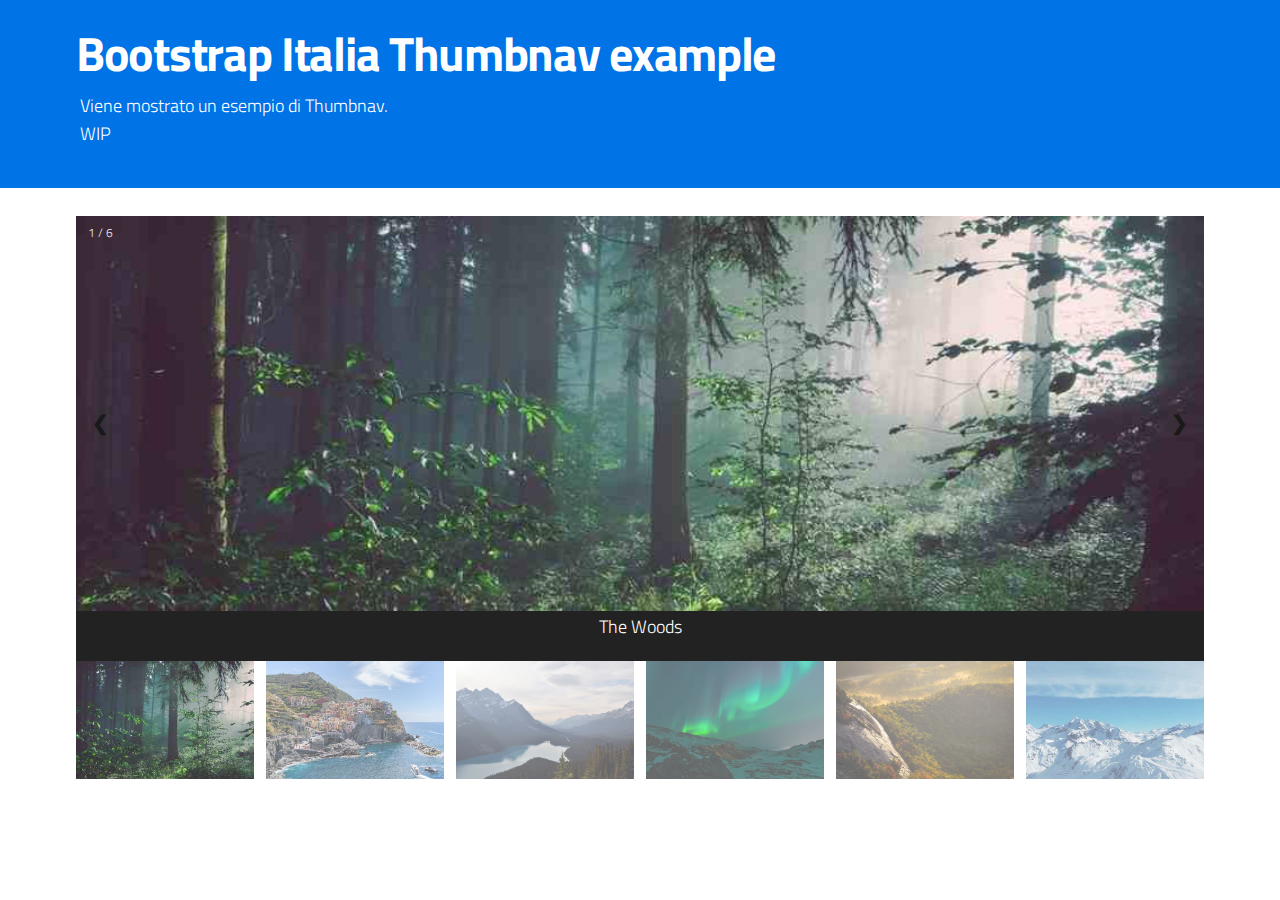
<file: Thumbnav/index.html>
<!doctype html>
<html lang="en">
  <head>
    <!-- Required meta tags -->
    <meta charset="utf-8">
    <meta name="viewport" content="width=device-width, initial-scale=1, shrink-to-fit=no">

    <!-- Bootstrap Italia CSS -->
    <link rel="stylesheet" href="css/bootstrap-italia.min.css">
      <link rel="stylesheet" href="css/thumbnav.css">

    <title>Hello, world!</title>
  </head>
  <body>
    
      <header class="bg-primary">
      <div class="container text-white pt-4 pb-4">
        <h1>Bootstrap Italia Thumbnav example</h1>
        <p class="m-0 ml-1">Viene mostrato un esempio di Thumbnav.</p>
        <p class="ml-1 mb-3">WIP</p>
      </div>
    </header>
      
      <br />
      
              <!-- Container for the image gallery -->
<div class="container">

  <!-- Full-width images with number text -->
  <div class="mySlides">
    <div class="numbertext">1 / 6</div>
      <img src="img/img_woods_wide.jpg" style="width:100%">
  </div>

  <div class="mySlides">
    <div class="numbertext">2 / 6</div>
      <img src="img/img_5terre_wide.jpg" style="width:100%">
  </div>

  <div class="mySlides">
    <div class="numbertext">3 / 6</div>
      <img src="img/img_mountains_wide.jpg" style="width:100%">
  </div>

  <div class="mySlides">
    <div class="numbertext">4 / 6</div>
      <img src="img/img_lights_wide.jpg" style="width:100%">
  </div>

  <div class="mySlides">
    <div class="numbertext">5 / 6</div>
      <img src="img/img_nature_wide.jpg" style="width:100%">
  </div>

  <div class="mySlides">
    <div class="numbertext">6 / 6</div>
      <img src="img/img_snow_wide.jpg" style="width:100%">
  </div>

  <!-- Next and previous buttons -->
  <a class="prev" onclick="plusSlides(-1)">&#10094;</a>
  <a style="margin-right: 6px;" class="next" onclick="plusSlides(1)">&#10095;</a>

  <!-- Image text -->
  <div class="caption-container">
    <p id="caption"></p>
  </div>

  <!-- Thumbnail images -->
  <div class="row">
    <div class="col">
      <img class="demo cursor" src="img/img_woods.jpg" style="width:100%" onclick="currentSlide(1)" alt="The Woods">
    </div>
    <div class="col"> 
      <img class="demo cursor" src="img/img_5terre.jpg" style="width:100%" onclick="currentSlide(2)" alt="Cinque Terre">
    </div>
    <div class="col">
      <img class="demo cursor" src="img/img_mountains.jpg" style="width:100%" onclick="currentSlide(3)" alt="Mountains and fjords">
    </div>
    <div class="col">
      <img class="demo cursor" src="img/img_lights.jpg" style="width:100%" onclick="currentSlide(4)" alt="Northern Lights">
    </div>
    <div class="col">
      <img class="demo cursor" src="img/img_nature.jpg" style="width:100%" onclick="currentSlide(5)" alt="Nature and sunrise">
    </div> 
    <div class="col">
      <img class="demo cursor" src="img/img_snow.jpg" style="width:100%" onclick="currentSlide(6)" alt="Snowy Mountains">
    </div>
  </div>
</div>

    <!-- Bootstrap Italia JS -->
    <script src="js/bootstrap-italia.bundle.min.js"></script>
      <script src="js/thumbnav.js"></script>
  </body>
</html>
</file>
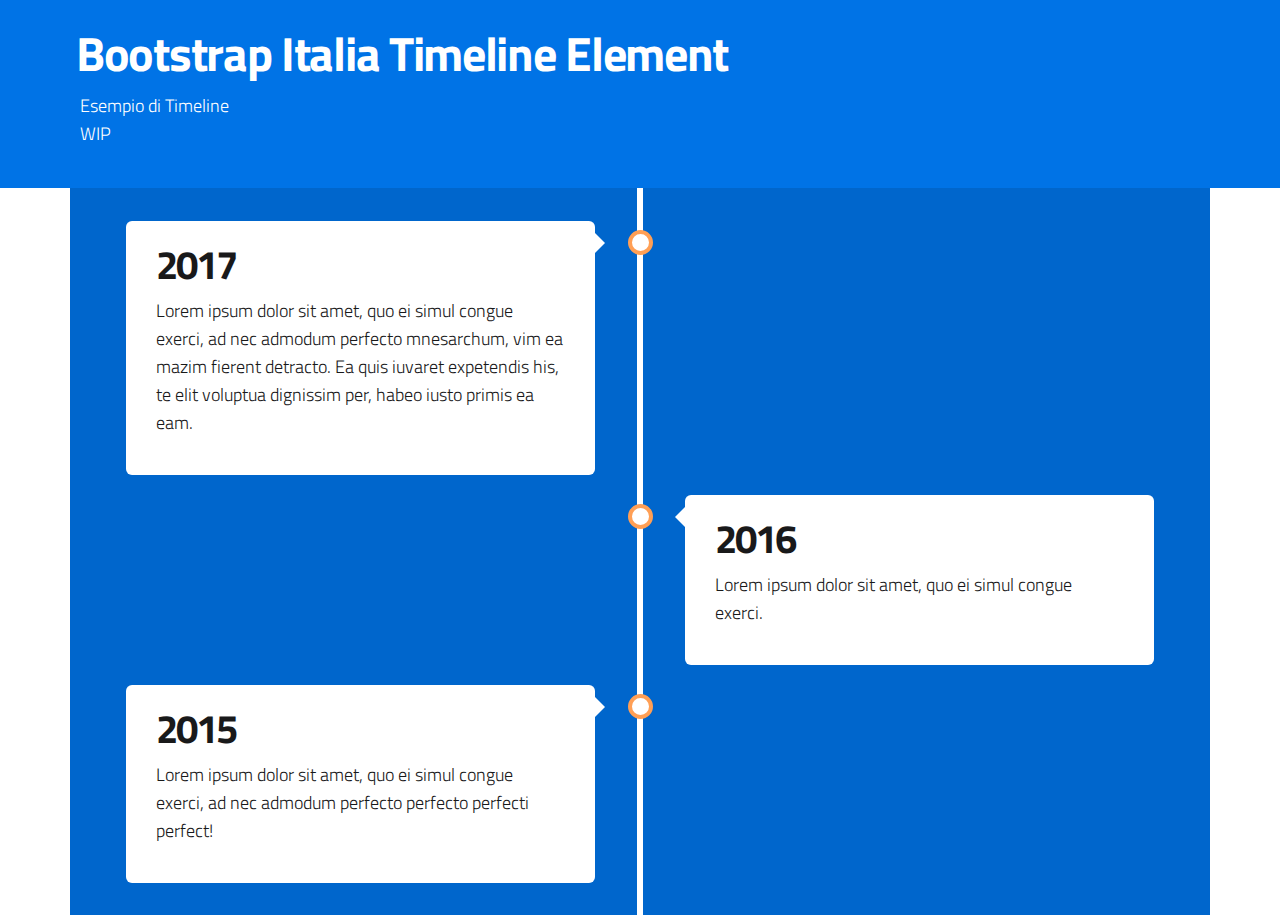
<file: Timeline/index.html>
<!doctype html>
<html lang="en">
  <head>
    <!-- Required meta tags -->
    <meta charset="utf-8">
    <meta name="viewport" content="width=device-width, initial-scale=1, shrink-to-fit=no">

    <!-- Bootstrap Italia CSS -->
    <link rel="stylesheet" href="css/bootstrap-italia.min.css">
      <link rel="stylesheet" href="css/timeline.css">

    <title>Hello, world!</title>
  </head>
  <body>
    
      <header class="bg-primary">
      <div class="container text-white pt-4 pb-4">
        <h1>Bootstrap Italia Timeline Element</h1>
        <p class="m-0 ml-1">Esempio di Timeline</p>
        <p class="ml-1 mb-3">WIP</p>
      </div>
    </header>
      
      <div class="container">
          <div class="row">

      <div class="timeline" style="background: #0066cc;">
  <div class="containertime timeleft">
    <div class="timecontent">
      <h2>2017</h2>
      <p>Lorem ipsum dolor sit amet, quo ei simul congue exerci, ad nec admodum perfecto mnesarchum, vim ea mazim fierent detracto. Ea quis iuvaret expetendis his, te elit voluptua dignissim per, habeo iusto primis ea eam.</p>      
    </div>
  </div>
  <div class="containertime timeright">
    <div class="timecontent">
      <h2>2016</h2>
      <p>Lorem ipsum dolor sit amet, quo ei simul congue exerci.</p>      
    </div>
  </div>
  <div class="containertime timeleft">
    <div class="timecontent">
      <h2>2015</h2>
      <p>Lorem ipsum dolor sit amet, quo ei simul congue exerci, ad nec admodum perfecto perfecto perfecti perfect!</p>      
    </div>
  </div>
</div>
              
                        </div>
      </div>

              
    <!-- jQuery first, then Popper.js, then Bootstrap JS -->
    <script src="js/bootstrap-italia.bundle.min.js"></script>
  </body>
</html>
</file>
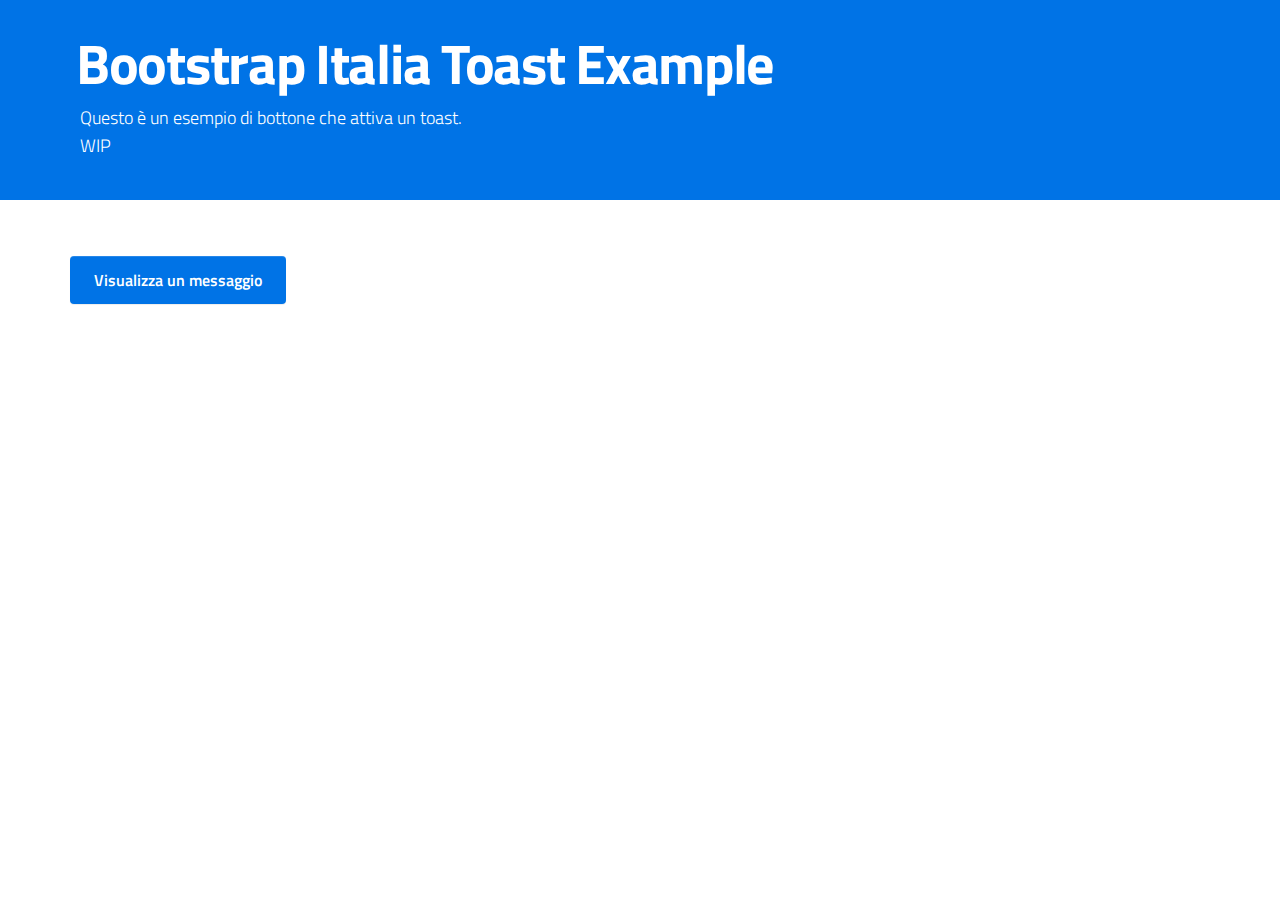
<file: Toast/index.html>
<!doctype html>
<html lang="en">
  <head>
    <!-- Required meta tags -->
    <meta charset="utf-8">
    <meta name="viewport" content="width=device-width, initial-scale=1, shrink-to-fit=no">

    <!-- Bootstrap CSS -->
      <link rel="stylesheet" href="css/toast.css">
    <link rel="stylesheet" href="css/bootstrap-italia.min.css">

    <title>Hello, world!</title>
  </head>
  <body>
    
      <header class="bg-primary">
      <div class="container text-white pt-4 pb-4">
        <h1 class="display-1 display-1 mb-0">Bootstrap Italia Toast Example</h1>
        <p class="m-0 ml-1">Questo è un esempio di bottone che attiva un toast.</p>
        <p class="ml-1 mb-3">WIP</p>
      </div>
    </header>
      
      <br />
      <br />
      
      <div class="container">
          <div class="row">
            <button onclick="myFunction()" type="button" class="btn btn-primary">Visualizza un messaggio</button>  
          </div>
      </div>
      
      <div id="snackbar">Messaggio...</div>

    <!-- Optional JavaScript -->
    <!-- jQuery first, then Popper.js, then Bootstrap JS -->
    <script src="js/bootstrap-italia.bundle.min.js"></script>
      <script src="js/toast.js"></script>
  </body>
</html>
</file>
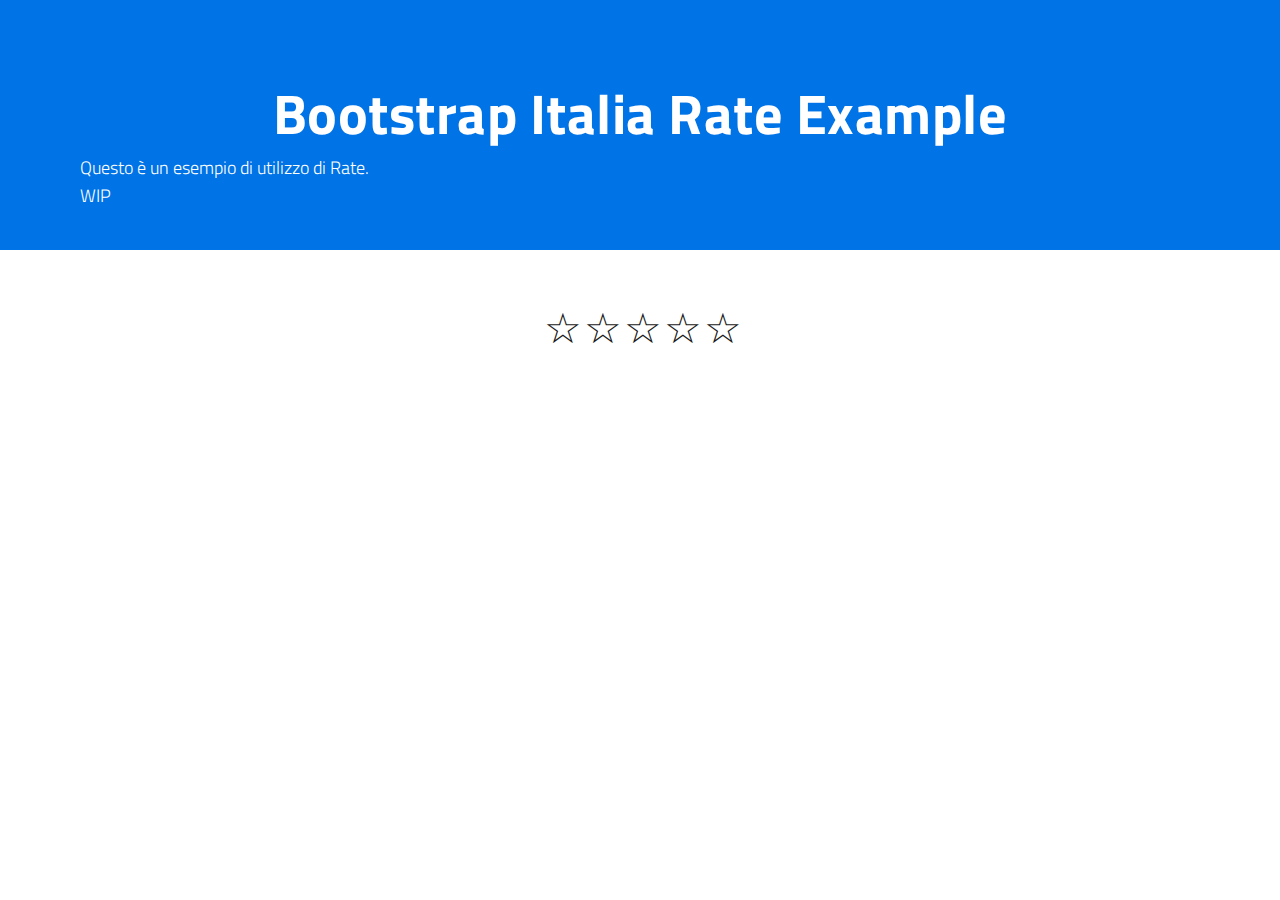
<file: Rate/Rate/index.html>
<!doctype html>
<html lang="en">
  <head>
    <!-- Meta tags richiesti -->
    <meta charset="utf-8">
    <meta name="viewport" content="width=device-width, initial-scale=1, shrink-to-fit=no">

    <!-- Bootstrap Italia CSS -->
    <link rel="stylesheet" href="css/bootstrap-italia.min.css">
      <link rel="stylesheet" href="css/italia-icon-font.css">
	<link rel="stylesheet" href="css/rate.css">
	  
    <title>Hello, world!</title>
  </head>
  <body>
      
      <header class="bg-primary">
      <div class="container text-white pt-4 pb-4">
        <h1 class="display-1 display-1 mb-0">Bootstrap Italia Rate Example</h1>
        <p class="m-0 ml-1">Questo è un esempio di utilizzo di Rate.</p>
        <p class="ml-1 mb-3">WIP</p>
      </div>
    </header>
      
      <br />
	  <br />
	<div class="rating">
		<input type="radio" id="star5" name="rating" value="5" /><label for="star5"></label>
		<input type="radio" id="star4" name="rating" value="4" /><label for="star4"></label>
		<input type="radio" id="star3" name="rating" value="3" /><label for="star3"></label>
		<input type="radio" id="star2" name="rating" value="2" /><label for="star2"></label>
		<input type="radio" id="star1" name="rating" value="1" /><label for="star1"></label>
	</div>
	  
	  
	  
    <!-- Inizializzazione dei JS di Bootstrap Italia, Popper e jQuery -->
    <script src="js/bootstrap-italia.bundle.min.js"></script>
  </body>
</html>
</file>
<file: back/css/italia-icon-font.css>
@font-face {
  font-family: 'italia-icon-font';
  src: url('../font/italia-icon-font.eot?94539880');
  src: url('../font/italia-icon-font.eot?94539880#iefix') format('embedded-opentype'),
       url('../font/italia-icon-font.woff2?94539880') format('woff2'),
       url('../font/italia-icon-font.woff?94539880') format('woff'),
       url('../font/italia-icon-font.ttf?94539880') format('truetype'),
       url('../font/italia-icon-font.svg?94539880#italia-icon-font') format('svg');
  font-weight: normal;
  font-style: normal;
}

[class^="it-"]:before, [class*=" it-"]:before {
  font-family: "italia-icon-font";
  font-style: normal;
  font-weight: normal;
  speak: none;

  display: inline-block;
  text-decoration: inherit;
  width: 1em;
  margin-right: .2em;
  text-align: center;

  /* For safety - reset parent styles, that can break glyph codes*/
  font-variant: normal;
  text-transform: none;

  /* fix buttons height, for twitter bootstrap */
  line-height: 1em;

  /* Font smoothing. That was taken from TWBS */
  font-smoothing: antialiased;
}

.it-app:before { content: '\e800'; } /* '' */
.it-app-1:before { content: '\e801'; } /* '' */
.it-arrow-down:before { content: '\e802'; } /* '' */
.it-arrow-left:before { content: '\e803'; } /* '' */
.it-arrow-right:before { content: '\e804'; } /* '' */
.it-arrow-up:before { content: '\e805'; } /* '' */
.it-behance:before { content: '\e806'; } /* '' */
.it-calendar:before { content: '\e807'; } /* '' */
.it-camera:before { content: '\e808'; } /* '' */
.it-cancel:before { content: '\e809'; } /* '' */
.it-check:before { content: '\e80a'; } /* '' */
.it-chevron-left:before { content: '\e80d'; } /* '' */
.it-chevron-right:before { content: '\e80e'; } /* '' */
.it-close:before { content: '\e80f'; } /* '' */
.it-collapse:before { content: '\e810'; } /* '' */
.it-comment:before { content: '\e811'; } /* '' */
.it-copy:before { content: '\e812'; } /* '' */
.it-download:before { content: '\e813'; } /* '' */
.it-drop-down:before { content: '\e814'; } /* '' */
.it-drop-up:before { content: '\e815'; } /* '' */
.it-help:before { content: '\e816'; } /* '' */
.it-expand-media:before { content: '\e817'; } /* '' */
.it-expand:before { content: '\e818'; } /* '' */
.it-external-link:before { content: '\e819'; } /* '' */
.it-facebook:before { content: '\e81a'; } /* '' */
.it-favorite:before { content: '\e81b'; } /* '' */
.it-file:before { content: '\e81c'; } /* '' */
.it-flickr:before { content: '\e81d'; } /* '' */
.it-github:before { content: '\e81e'; } /* '' */
.it-googleplus:before { content: '\e81f'; } /* '' */
.it-no:before { content: '\e820'; } /* '' */
.it-instagram:before { content: '\e821'; } /* '' */
.it-link:before { content: '\e822'; } /* '' */
.it-linkedin:before { content: '\e823'; } /* '' */
.it-list:before { content: '\e824'; } /* '' */
.it-lock:before { content: '\e825'; } /* '' */
.it-mail:before { content: '\e826'; } /* '' */
.it-medium:before { content: '\e827'; } /* '' */
.it-more-actions:before { content: '\e828'; } /* '' */
.it-more-items:before { content: '\e829'; } /* '' */
.it-pdf:before { content: '\e82a'; } /* '' */
.it-pin:before { content: '\e82b'; } /* '' */
.it-print:before { content: '\e82c'; } /* '' */
.it-refresh:before { content: '\e82f'; } /* '' */
.it-rss:before { content: '\e830'; } /* '' */
.it-search:before { content: '\e831'; } /* '' */
.it-settings:before { content: '\e832'; } /* '' */
.it-share:before { content: '\e833'; } /* '' */
.it-slideshare:before { content: '\e834'; } /* '' */
.it-twitter:before { content: '\e835'; } /* '' */
.it-unlock:before { content: '\e836'; } /* '' */
.it-upload:before { content: '\e837'; } /* '' */
.it-video:before { content: '\e838'; } /* '' */
.it-warning:before { content: '\e839'; } /* '' */
.it-whatsapp:before { content: '\e83a'; } /* '' */
.it-youtube-text:before { content: '\e83b'; } /* '' */
.it-youtube:before { content: '\e83c'; } /* '' */
.it-zoom-in:before { content: '\e83d'; } /* '' */
.it-zoom-out:before { content: '\e83e'; } /* '' */
.it-error:before { content: '\e83f'; } /* '' */
.it-info:before { content: '\e840'; } /* '' */
.it-paper-plane:before { content: '\e841'; } /* '' */
</file>
<file: chips/css/chip.css>
.chip {
    display: inline-block;
    padding: 0 25px;
    height: 50px;
    font-size: 16px;
    line-height: 50px;
    border-radius: 25px;
    background-color: #0066cc;
    color: white;
}

.chip img {
    float: left;
    margin: 0 10px 0 -25px;
    height: 50px;
    width: 50px;
    border-radius: 50%;
}

.closebtn {
    padding-left: 10px;
    color: white;
    font-weight: bold;
    float: right;
    font-size: 20px;
    cursor: pointer;
}

.closebtn:hover {
    color: #000;
}
</file>
<file: megamenu/css/italia-icon-font.css>
@font-face {
  font-family: 'italia-icon-font';
  src: url('../font/italia-icon-font.eot?94539880');
  src: url('../font/italia-icon-font.eot?94539880#iefix') format('embedded-opentype'),
       url('../font/italia-icon-font.woff2?94539880') format('woff2'),
       url('../font/italia-icon-font.woff?94539880') format('woff'),
       url('../font/italia-icon-font.ttf?94539880') format('truetype'),
       url('../font/italia-icon-font.svg?94539880#italia-icon-font') format('svg');
  font-weight: normal;
  font-style: normal;
}

[class^="it-"]:before, [class*=" it-"]:before {
  font-family: "italia-icon-font";
  font-style: normal;
  font-weight: normal;
  speak: none;

  display: inline-block;
  text-decoration: inherit;
  width: 1em;
  margin-right: .2em;
  text-align: center;

  /* For safety - reset parent styles, that can break glyph codes*/
  font-variant: normal;
  text-transform: none;

  /* fix buttons height, for twitter bootstrap */
  line-height: 1em;

  /* Font smoothing. That was taken from TWBS */
  font-smoothing: antialiased;
}

.it-app:before { content: '\e800'; } /* '' */
.it-app-1:before { content: '\e801'; } /* '' */
.it-arrow-down:before { content: '\e802'; } /* '' */
.it-arrow-left:before { content: '\e803'; } /* '' */
.it-arrow-right:before { content: '\e804'; } /* '' */
.it-arrow-up:before { content: '\e805'; } /* '' */
.it-behance:before { content: '\e806'; } /* '' */
.it-calendar:before { content: '\e807'; } /* '' */
.it-camera:before { content: '\e808'; } /* '' */
.it-cancel:before { content: '\e809'; } /* '' */
.it-check:before { content: '\e80a'; } /* '' */
.it-chevron-left:before { content: '\e80d'; } /* '' */
.it-chevron-right:before { content: '\e80e'; } /* '' */
.it-close:before { content: '\e80f'; } /* '' */
.it-collapse:before { content: '\e810'; } /* '' */
.it-comment:before { content: '\e811'; } /* '' */
.it-copy:before { content: '\e812'; } /* '' */
.it-download:before { content: '\e813'; } /* '' */
.it-drop-down:before { content: '\e814'; } /* '' */
.it-drop-up:before { content: '\e815'; } /* '' */
.it-help:before { content: '\e816'; } /* '' */
.it-expand-media:before { content: '\e817'; } /* '' */
.it-expand:before { content: '\e818'; } /* '' */
.it-external-link:before { content: '\e819'; } /* '' */
.it-facebook:before { content: '\e81a'; } /* '' */
.it-favorite:before { content: '\e81b'; } /* '' */
.it-file:before { content: '\e81c'; } /* '' */
.it-flickr:before { content: '\e81d'; } /* '' */
.it-github:before { content: '\e81e'; } /* '' */
.it-googleplus:before { content: '\e81f'; } /* '' */
.it-no:before { content: '\e820'; } /* '' */
.it-instagram:before { content: '\e821'; } /* '' */
.it-link:before { content: '\e822'; } /* '' */
.it-linkedin:before { content: '\e823'; } /* '' */
.it-list:before { content: '\e824'; } /* '' */
.it-lock:before { content: '\e825'; } /* '' */
.it-mail:before { content: '\e826'; } /* '' */
.it-medium:before { content: '\e827'; } /* '' */
.it-more-actions:before { content: '\e828'; } /* '' */
.it-more-items:before { content: '\e829'; } /* '' */
.it-pdf:before { content: '\e82a'; } /* '' */
.it-pin:before { content: '\e82b'; } /* '' */
.it-print:before { content: '\e82c'; } /* '' */
.it-refresh:before { content: '\e82f'; } /* '' */
.it-rss:before { content: '\e830'; } /* '' */
.it-search:before { content: '\e831'; } /* '' */
.it-settings:before { content: '\e832'; } /* '' */
.it-share:before { content: '\e833'; } /* '' */
.it-slideshare:before { content: '\e834'; } /* '' */
.it-twitter:before { content: '\e835'; } /* '' */
.it-unlock:before { content: '\e836'; } /* '' */
.it-upload:before { content: '\e837'; } /* '' */
.it-video:before { content: '\e838'; } /* '' */
.it-warning:before { content: '\e839'; } /* '' */
.it-whatsapp:before { content: '\e83a'; } /* '' */
.it-youtube-text:before { content: '\e83b'; } /* '' */
.it-youtube:before { content: '\e83c'; } /* '' */
.it-zoom-in:before { content: '\e83d'; } /* '' */
.it-zoom-out:before { content: '\e83e'; } /* '' */
.it-error:before { content: '\e83f'; } /* '' */
.it-info:before { content: '\e840'; } /* '' */
.it-paper-plane:before { content: '\e841'; } /* '' */
</file>
<file: sidebar/css/italia-icon-font.css>
@font-face {
  font-family: 'italia-icon-font';
  src: url('../font/italia-icon-font.eot?94539880');
  src: url('../font/italia-icon-font.eot?94539880#iefix') format('embedded-opentype'),
       url('../font/italia-icon-font.woff2?94539880') format('woff2'),
       url('../font/italia-icon-font.woff?94539880') format('woff'),
       url('../font/italia-icon-font.ttf?94539880') format('truetype'),
       url('../font/italia-icon-font.svg?94539880#italia-icon-font') format('svg');
  font-weight: normal;
  font-style: normal;
}

[class^="it-"]:before, [class*=" it-"]:before {
  font-family: "italia-icon-font";
  font-style: normal;
  font-weight: normal;
  speak: none;

  display: inline-block;
  text-decoration: inherit;
  width: 1em;
  margin-right: .2em;
  text-align: center;

  /* For safety - reset parent styles, that can break glyph codes*/
  font-variant: normal;
  text-transform: none;

  /* fix buttons height, for twitter bootstrap */
  line-height: 1em;

  /* Font smoothing. That was taken from TWBS */
  font-smoothing: antialiased;
}

.it-app:before { content: '\e800'; } /* '' */
.it-app-1:before { content: '\e801'; } /* '' */
.it-arrow-down:before { content: '\e802'; } /* '' */
.it-arrow-left:before { content: '\e803'; } /* '' */
.it-arrow-right:before { content: '\e804'; } /* '' */
.it-arrow-up:before { content: '\e805'; } /* '' */
.it-behance:before { content: '\e806'; } /* '' */
.it-calendar:before { content: '\e807'; } /* '' */
.it-camera:before { content: '\e808'; } /* '' */
.it-cancel:before { content: '\e809'; } /* '' */
.it-check:before { content: '\e80a'; } /* '' */
.it-chevron-left:before { content: '\e80d'; } /* '' */
.it-chevron-right:before { content: '\e80e'; } /* '' */
.it-close:before { content: '\e80f'; } /* '' */
.it-collapse:before { content: '\e810'; } /* '' */
.it-comment:before { content: '\e811'; } /* '' */
.it-copy:before { content: '\e812'; } /* '' */
.it-download:before { content: '\e813'; } /* '' */
.it-drop-down:before { content: '\e814'; } /* '' */
.it-drop-up:before { content: '\e815'; } /* '' */
.it-help:before { content: '\e816'; } /* '' */
.it-expand-media:before { content: '\e817'; } /* '' */
.it-expand:before { content: '\e818'; } /* '' */
.it-external-link:before { content: '\e819'; } /* '' */
.it-facebook:before { content: '\e81a'; } /* '' */
.it-favorite:before { content: '\e81b'; } /* '' */
.it-file:before { content: '\e81c'; } /* '' */
.it-flickr:before { content: '\e81d'; } /* '' */
.it-github:before { content: '\e81e'; } /* '' */
.it-googleplus:before { content: '\e81f'; } /* '' */
.it-no:before { content: '\e820'; } /* '' */
.it-instagram:before { content: '\e821'; } /* '' */
.it-link:before { content: '\e822'; } /* '' */
.it-linkedin:before { content: '\e823'; } /* '' */
.it-list:before { content: '\e824'; } /* '' */
.it-lock:before { content: '\e825'; } /* '' */
.it-mail:before { content: '\e826'; } /* '' */
.it-medium:before { content: '\e827'; } /* '' */
.it-more-actions:before { content: '\e828'; } /* '' */
.it-more-items:before { content: '\e829'; } /* '' */
.it-pdf:before { content: '\e82a'; } /* '' */
.it-pin:before { content: '\e82b'; } /* '' */
.it-print:before { content: '\e82c'; } /* '' */
.it-refresh:before { content: '\e82f'; } /* '' */
.it-rss:before { content: '\e830'; } /* '' */
.it-search:before { content: '\e831'; } /* '' */
.it-settings:before { content: '\e832'; } /* '' */
.it-share:before { content: '\e833'; } /* '' */
.it-slideshare:before { content: '\e834'; } /* '' */
.it-twitter:before { content: '\e835'; } /* '' */
.it-unlock:before { content: '\e836'; } /* '' */
.it-upload:before { content: '\e837'; } /* '' */
.it-video:before { content: '\e838'; } /* '' */
.it-warning:before { content: '\e839'; } /* '' */
.it-whatsapp:before { content: '\e83a'; } /* '' */
.it-youtube-text:before { content: '\e83b'; } /* '' */
.it-youtube:before { content: '\e83c'; } /* '' */
.it-zoom-in:before { content: '\e83d'; } /* '' */
.it-zoom-out:before { content: '\e83e'; } /* '' */
.it-error:before { content: '\e83f'; } /* '' */
.it-info:before { content: '\e840'; } /* '' */
.it-paper-plane:before { content: '\e841'; } /* '' */
</file>
<file: sidebar/css/sidebar.css>
/* The side navigation menu */
.sidenav {
    height: 100%; /* 100% Full-height */
    width: 0; /* 0 width - change this with JavaScript */
    position: fixed; /* Stay in place */
    z-index: 1; /* Stay on top */
    top: 0; /* Stay at the top */
    left: 0;
    background-color: #0066cc; /* Black*/
    overflow-x: hidden; /* Disable horizontal scroll */
    /*padding-top: 60px;*/ /* Place content 60px from the top */
    transition: 0.5s; /* 0.5 second transition effect to slide in the sidenav */
}

/* The navigation menu links */
.sidenav a {
    padding: 8px 8px 8px 32px;
    text-decoration: none;
    font-size: 25px;
    color: white;
    display: block;
    transition: 0.3s;
}

/* When you mouse over the navigation links, change their color */
.sidenav a:hover {
    color: #f1f1f1;
}

/* Position and style the close button (top right corner) */
.sidenav .closebtn {
    position: absolute;
    top: 0;
    right: 25px;
    font-size: 36px;
    margin-left: 50px;
}

/* Style page content - use this if you want to push the page content to the right when you open the side navigation */
#main {
    transition: margin-left .5s;
    padding: 20px;
}

/* On smaller screens, where height is less than 450px, change the style of the sidenav (less padding and a smaller font size) */
@media screen and (max-height: 450px) {
    .sidenav {padding-top: 15px;}
    .sidenav a {font-size: 18px;}
}
</file>
<file: Sticky/css/italia-icon-font.css>
@font-face {
  font-family: 'italia-icon-font';
  src: url('../font/italia-icon-font.eot?94539880');
  src: url('../font/italia-icon-font.eot?94539880#iefix') format('embedded-opentype'),
       url('../font/italia-icon-font.woff2?94539880') format('woff2'),
       url('../font/italia-icon-font.woff?94539880') format('woff'),
       url('../font/italia-icon-font.ttf?94539880') format('truetype'),
       url('../font/italia-icon-font.svg?94539880#italia-icon-font') format('svg');
  font-weight: normal;
  font-style: normal;
}

[class^="it-"]:before, [class*=" it-"]:before {
  font-family: "italia-icon-font";
  font-style: normal;
  font-weight: normal;
  speak: none;

  display: inline-block;
  text-decoration: inherit;
  width: 1em;
  margin-right: .2em;
  text-align: center;

  /* For safety - reset parent styles, that can break glyph codes*/
  font-variant: normal;
  text-transform: none;

  /* fix buttons height, for twitter bootstrap */
  line-height: 1em;

  /* Font smoothing. That was taken from TWBS */
  font-smoothing: antialiased;
}

.it-app:before { content: '\e800'; } /* '' */
.it-app-1:before { content: '\e801'; } /* '' */
.it-arrow-down:before { content: '\e802'; } /* '' */
.it-arrow-left:before { content: '\e803'; } /* '' */
.it-arrow-right:before { content: '\e804'; } /* '' */
.it-arrow-up:before { content: '\e805'; } /* '' */
.it-behance:before { content: '\e806'; } /* '' */
.it-calendar:before { content: '\e807'; } /* '' */
.it-camera:before { content: '\e808'; } /* '' */
.it-cancel:before { content: '\e809'; } /* '' */
.it-check:before { content: '\e80a'; } /* '' */
.it-chevron-left:before { content: '\e80d'; } /* '' */
.it-chevron-right:before { content: '\e80e'; } /* '' */
.it-close:before { content: '\e80f'; } /* '' */
.it-collapse:before { content: '\e810'; } /* '' */
.it-comment:before { content: '\e811'; } /* '' */
.it-copy:before { content: '\e812'; } /* '' */
.it-download:before { content: '\e813'; } /* '' */
.it-drop-down:before { content: '\e814'; } /* '' */
.it-drop-up:before { content: '\e815'; } /* '' */
.it-help:before { content: '\e816'; } /* '' */
.it-expand-media:before { content: '\e817'; } /* '' */
.it-expand:before { content: '\e818'; } /* '' */
.it-external-link:before { content: '\e819'; } /* '' */
.it-facebook:before { content: '\e81a'; } /* '' */
.it-favorite:before { content: '\e81b'; } /* '' */
.it-file:before { content: '\e81c'; } /* '' */
.it-flickr:before { content: '\e81d'; } /* '' */
.it-github:before { content: '\e81e'; } /* '' */
.it-googleplus:before { content: '\e81f'; } /* '' */
.it-no:before { content: '\e820'; } /* '' */
.it-instagram:before { content: '\e821'; } /* '' */
.it-link:before { content: '\e822'; } /* '' */
.it-linkedin:before { content: '\e823'; } /* '' */
.it-list:before { content: '\e824'; } /* '' */
.it-lock:before { content: '\e825'; } /* '' */
.it-mail:before { content: '\e826'; } /* '' */
.it-medium:before { content: '\e827'; } /* '' */
.it-more-actions:before { content: '\e828'; } /* '' */
.it-more-items:before { content: '\e829'; } /* '' */
.it-pdf:before { content: '\e82a'; } /* '' */
.it-pin:before { content: '\e82b'; } /* '' */
.it-print:before { content: '\e82c'; } /* '' */
.it-refresh:before { content: '\e82f'; } /* '' */
.it-rss:before { content: '\e830'; } /* '' */
.it-search:before { content: '\e831'; } /* '' */
.it-settings:before { content: '\e832'; } /* '' */
.it-share:before { content: '\e833'; } /* '' */
.it-slideshare:before { content: '\e834'; } /* '' */
.it-twitter:before { content: '\e835'; } /* '' */
.it-unlock:before { content: '\e836'; } /* '' */
.it-upload:before { content: '\e837'; } /* '' */
.it-video:before { content: '\e838'; } /* '' */
.it-warning:before { content: '\e839'; } /* '' */
.it-whatsapp:before { content: '\e83a'; } /* '' */
.it-youtube-text:before { content: '\e83b'; } /* '' */
.it-youtube:before { content: '\e83c'; } /* '' */
.it-zoom-in:before { content: '\e83d'; } /* '' */
.it-zoom-out:before { content: '\e83e'; } /* '' */
.it-error:before { content: '\e83f'; } /* '' */
.it-info:before { content: '\e840'; } /* '' */
.it-paper-plane:before { content: '\e841'; } /* '' */
</file>
<file: Thumbnav/css/thumbnav.css>
* {
  box-sizing: border-box;
}

/* Position the image container (needed to position the left and right arrows) */
.container {
  position: relative;
}

/* Hide the images by default */
.mySlides {
  display: none;
}

/* Add a pointer when hovering over the thumbnail images */
.cursor {
  cursor: pointer;
}

/* Next & previous buttons */
.prev,
.next {
  cursor: pointer;
  position: absolute;
  top: 40%;
  width: auto;
  padding: 16px;
  margin-top: -50px;
  color: white;
  font-weight: bold;
  font-size: 20px;
  border-radius: 0 3px 3px 0;
  user-select: none;
  -webkit-user-select: none;
}

/* Position the "next button" to the right */
.next {
  right: 0;
  border-radius: 3px 0 0 3px;
}

/* On hover, add a black background color with a little bit see-through */
.prev:hover,
.next:hover {
  background-color: rgba(0, 0, 0, 0.8);
}

/* Number text (1/3 etc) */
.numbertext {
  color: #f2f2f2;
  font-size: 12px;
  padding: 8px 12px;
  position: absolute;
  top: 0;
}

/* Container for image text */
.caption-container {
  text-align: center;
  background-color: #222;
  padding: 2px 16px;
  color: white;
}

.row:after {
  content: "";
  display: table;
  clear: both;
}

/* Six columns side by side */
.column {
  float: left;
  width: 16.66%;
}

/* Add a transparency effect for thumnbail images */
.demo {
  opacity: 0.6;
}

.active,
.demo:hover {
  opacity: 1;
}
</file>
<file: Timeline/css/timeline.css>
/* The actual timeline (the vertical ruler) */
.timeline {
    position: relative;
    max-width: 1200px;
    margin: 0 auto;
    padding:2% 1%;
}

/* The actual timeline (the vertical ruler) */
.timeline:after {
    content: '';
    position: absolute;
    width: 6px;
    background-color: white;
    top: 0;
    bottom: 0;
    left: 50%;
    margin-left: -3px;
}

/* Container around content */
.containertime {
    padding: 10px 45px;
    position: relative;
    background-color: inherit;
    width: 50%;
}

/* The circles on the timeline */
.containertime:after {
    content: '';
    position: absolute;
    width: 25px;
    height: 25px;
    right: -13px;
    background-color: white;
    border: 4px solid #FF9F55;
    top: 19px;
    border-radius: 50%;
    z-index: 1;
}

/* Place the container to the left */
.timeleft {
    left: 0;
}

/* Place the container to the right */
.timeright {
    left: 50%;
}

/* Add arrows to the left container (pointing right) */
.timeleft:before {
    content: " ";
    height: 0;
    position: absolute;
    top: 22px;
    width: 0;
    z-index: 1;
    right: 35px;
    border: medium solid white;
    border-width: 10px 0 10px 10px;
    border-color: transparent transparent transparent white;
}

/* Add arrows to the right container (pointing left) */
.timeright:before {
    content: " ";
    height: 0;
    position: absolute;
    top: 22px;
    width: 0;
    z-index: 1;
    left: 35px;
    border: medium solid white;
    border-width: 10px 10px 10px 0;
    border-color: transparent white transparent transparent;
}

/* Fix the circle for containers on the right side */
.timeright:after {
    left: -12px;
}

/* The actual content */
.timecontent {
    padding: 20px 30px;
    background-color: white;
    position: relative;
    border-radius: 6px;
}

@media all and (max-width: 600px) {
  .timeline:after {
    left: 31px;
  }
  
  .containertime {
    width: 100%;
    padding-left: 70px;
    padding-right: 25px;
  }
  
  .containertime:before {
    left: 60px;
    border: medium solid white;
    border-width: 10px 10px 10px 0;
    border-color: transparent white transparent transparent;
  }
  
  .containertime:after {
    left: 15px;
  }
  
  .timeright {
    left: 0%;
  }
}
</file>
<file: Toast/css/toast.css>
#snackbar {
    visibility: hidden;
    min-width: 250px;
    margin-left: -125px;
    background-color: #003366;
    color: #fff;
    text-align: center;
    border-radius: 2px;
    padding: 16px;
    position: fixed;
    z-index: 1;
    left: 50%;
    bottom: 30px;
    font-size: 17px;
}

#snackbar.show {
    visibility: visible;
    -webkit-animation: fadein 0.5s, fadeout 0.5s 2.5s;
    animation: fadein 0.5s, fadeout 0.5s 2.5s;
}

@-webkit-keyframes fadein {
    from {bottom: 0; opacity: 0;} 
    to {bottom: 30px; opacity: 1;}
}

@keyframes fadein {
    from {bottom: 0; opacity: 0;}
    to {bottom: 30px; opacity: 1;}
}

@-webkit-keyframes fadeout {
    from {bottom: 30px; opacity: 1;} 
    to {bottom: 0; opacity: 0;}
}

@keyframes fadeout {
    from {bottom: 30px; opacity: 1;}
    to {bottom: 0; opacity: 0;}
}
</file>
<file: Rate/Rate/css/italia-icon-font.css>
@font-face {
  font-family: 'italia-icon-font';
  src: url('../font/italia-icon-font.eot?94539880');
  src: url('../font/italia-icon-font.eot?94539880#iefix') format('embedded-opentype'),
       url('../font/italia-icon-font.woff2?94539880') format('woff2'),
       url('../font/italia-icon-font.woff?94539880') format('woff'),
       url('../font/italia-icon-font.ttf?94539880') format('truetype'),
       url('../font/italia-icon-font.svg?94539880#italia-icon-font') format('svg');
  font-weight: normal;
  font-style: normal;
}

[class^="it-"]:before, [class*=" it-"]:before {
  font-family: "italia-icon-font";
  font-style: normal;
  font-weight: normal;
  speak: none;

  display: inline-block;
  text-decoration: inherit;
  width: 1em;
  margin-right: .2em;
  text-align: center;

  /* For safety - reset parent styles, that can break glyph codes*/
  font-variant: normal;
  text-transform: none;

  /* fix buttons height, for twitter bootstrap */
  line-height: 1em;

  /* Font smoothing. That was taken from TWBS */
  font-smoothing: antialiased;
}

.it-app:before { content: '\e800'; } /* '' */
.it-app-1:before { content: '\e801'; } /* '' */
.it-arrow-down:before { content: '\e802'; } /* '' */
.it-arrow-left:before { content: '\e803'; } /* '' */
.it-arrow-right:before { content: '\e804'; } /* '' */
.it-arrow-up:before { content: '\e805'; } /* '' */
.it-behance:before { content: '\e806'; } /* '' */
.it-calendar:before { content: '\e807'; } /* '' */
.it-camera:before { content: '\e808'; } /* '' */
.it-cancel:before { content: '\e809'; } /* '' */
.it-check:before { content: '\e80a'; } /* '' */
.it-chevron-left:before { content: '\e80d'; } /* '' */
.it-chevron-right:before { content: '\e80e'; } /* '' */
.it-close:before { content: '\e80f'; } /* '' */
.it-collapse:before { content: '\e810'; } /* '' */
.it-comment:before { content: '\e811'; } /* '' */
.it-copy:before { content: '\e812'; } /* '' */
.it-download:before { content: '\e813'; } /* '' */
.it-drop-down:before { content: '\e814'; } /* '' */
.it-drop-up:before { content: '\e815'; } /* '' */
.it-help:before { content: '\e816'; } /* '' */
.it-expand-media:before { content: '\e817'; } /* '' */
.it-expand:before { content: '\e818'; } /* '' */
.it-external-link:before { content: '\e819'; } /* '' */
.it-facebook:before { content: '\e81a'; } /* '' */
.it-favorite:before { content: '\e81b'; } /* '' */
.it-file:before { content: '\e81c'; } /* '' */
.it-flickr:before { content: '\e81d'; } /* '' */
.it-github:before { content: '\e81e'; } /* '' */
.it-googleplus:before { content: '\e81f'; } /* '' */
.it-no:before { content: '\e820'; } /* '' */
.it-instagram:before { content: '\e821'; } /* '' */
.it-link:before { content: '\e822'; } /* '' */
.it-linkedin:before { content: '\e823'; } /* '' */
.it-list:before { content: '\e824'; } /* '' */
.it-lock:before { content: '\e825'; } /* '' */
.it-mail:before { content: '\e826'; } /* '' */
.it-medium:before { content: '\e827'; } /* '' */
.it-more-actions:before { content: '\e828'; } /* '' */
.it-more-items:before { content: '\e829'; } /* '' */
.it-pdf:before { content: '\e82a'; } /* '' */
.it-pin:before { content: '\e82b'; } /* '' */
.it-print:before { content: '\e82c'; } /* '' */
.it-refresh:before { content: '\e82f'; } /* '' */
.it-rss:before { content: '\e830'; } /* '' */
.it-search:before { content: '\e831'; } /* '' */
.it-settings:before { content: '\e832'; } /* '' */
.it-share:before { content: '\e833'; } /* '' */
.it-slideshare:before { content: '\e834'; } /* '' */
.it-twitter:before { content: '\e835'; } /* '' */
.it-unlock:before { content: '\e836'; } /* '' */
.it-upload:before { content: '\e837'; } /* '' */
.it-video:before { content: '\e838'; } /* '' */
.it-warning:before { content: '\e839'; } /* '' */
.it-whatsapp:before { content: '\e83a'; } /* '' */
.it-youtube-text:before { content: '\e83b'; } /* '' */
.it-youtube:before { content: '\e83c'; } /* '' */
.it-zoom-in:before { content: '\e83d'; } /* '' */
.it-zoom-out:before { content: '\e83e'; } /* '' */
.it-error:before { content: '\e83f'; } /* '' */
.it-info:before { content: '\e840'; } /* '' */
.it-paper-plane:before { content: '\e841'; } /* '' */
</file>
<file: Rate/Rate/css/rate.css>
body {
  background: #FFFFFF;
}

.rating {
  width: 208px;
  height: 40px;
  margin: 0 auto;
}
.rating label {
  float: right;
  position: relative;
  width: 40px;
  height: 40px;
  cursor: pointer;
}
.rating label:not(:first-of-type) {
  padding-right: 2px;
}
.rating label:before {
  content: "\2606";
  font-size: 42px;
  line-height: 1;
}
.rating input {
  display: none;
}
.rating input:checked ~ label:before, .rating:not(:checked) > label:hover:before, .rating:not(:checked) > label:hover ~ label:before {
  color: #0066CC; /* colore hover stelle*/
}


body {
	
	h1 {
		margin: 50px 20px 40px;
		font-size: 50px;
		letter-spacing: 0.5px;
		text-align: center;
	}
}

$stars: 5;
$star-size: 40px;
$star-spacing: 2px;
$star-on-color: #0066CC; /* colori stelle */
$star-off-color: #CCCCCC;

.rating {
	width: ($star-size * $stars) + ($star-spacing * ($stars - 1));
	height: $star-size;
	margin: 0 auto;
	padding: 40px 50px;
	border: 1px solid;

	label {
		float: right;
		position: relative;
		width: $star-size;
		height: $star-size;
		cursor: pointer;
		
		&:not(:first-of-type) {
			padding-right: $star-spacing;
		}
		
		&:before {
			content: "\2605";
			font-size: $star-size + 2px;
			color: $star-off-color;
			line-height: 1;
		}
	}
	
	input {
		display: none;
	}
	
	input:checked ~ label:before,
	&:not(:checked) > label:hover:before,
	&:not(:checked) > label:hover ~ label:before {
		color: $star-on-color;
	}
}
</file>
